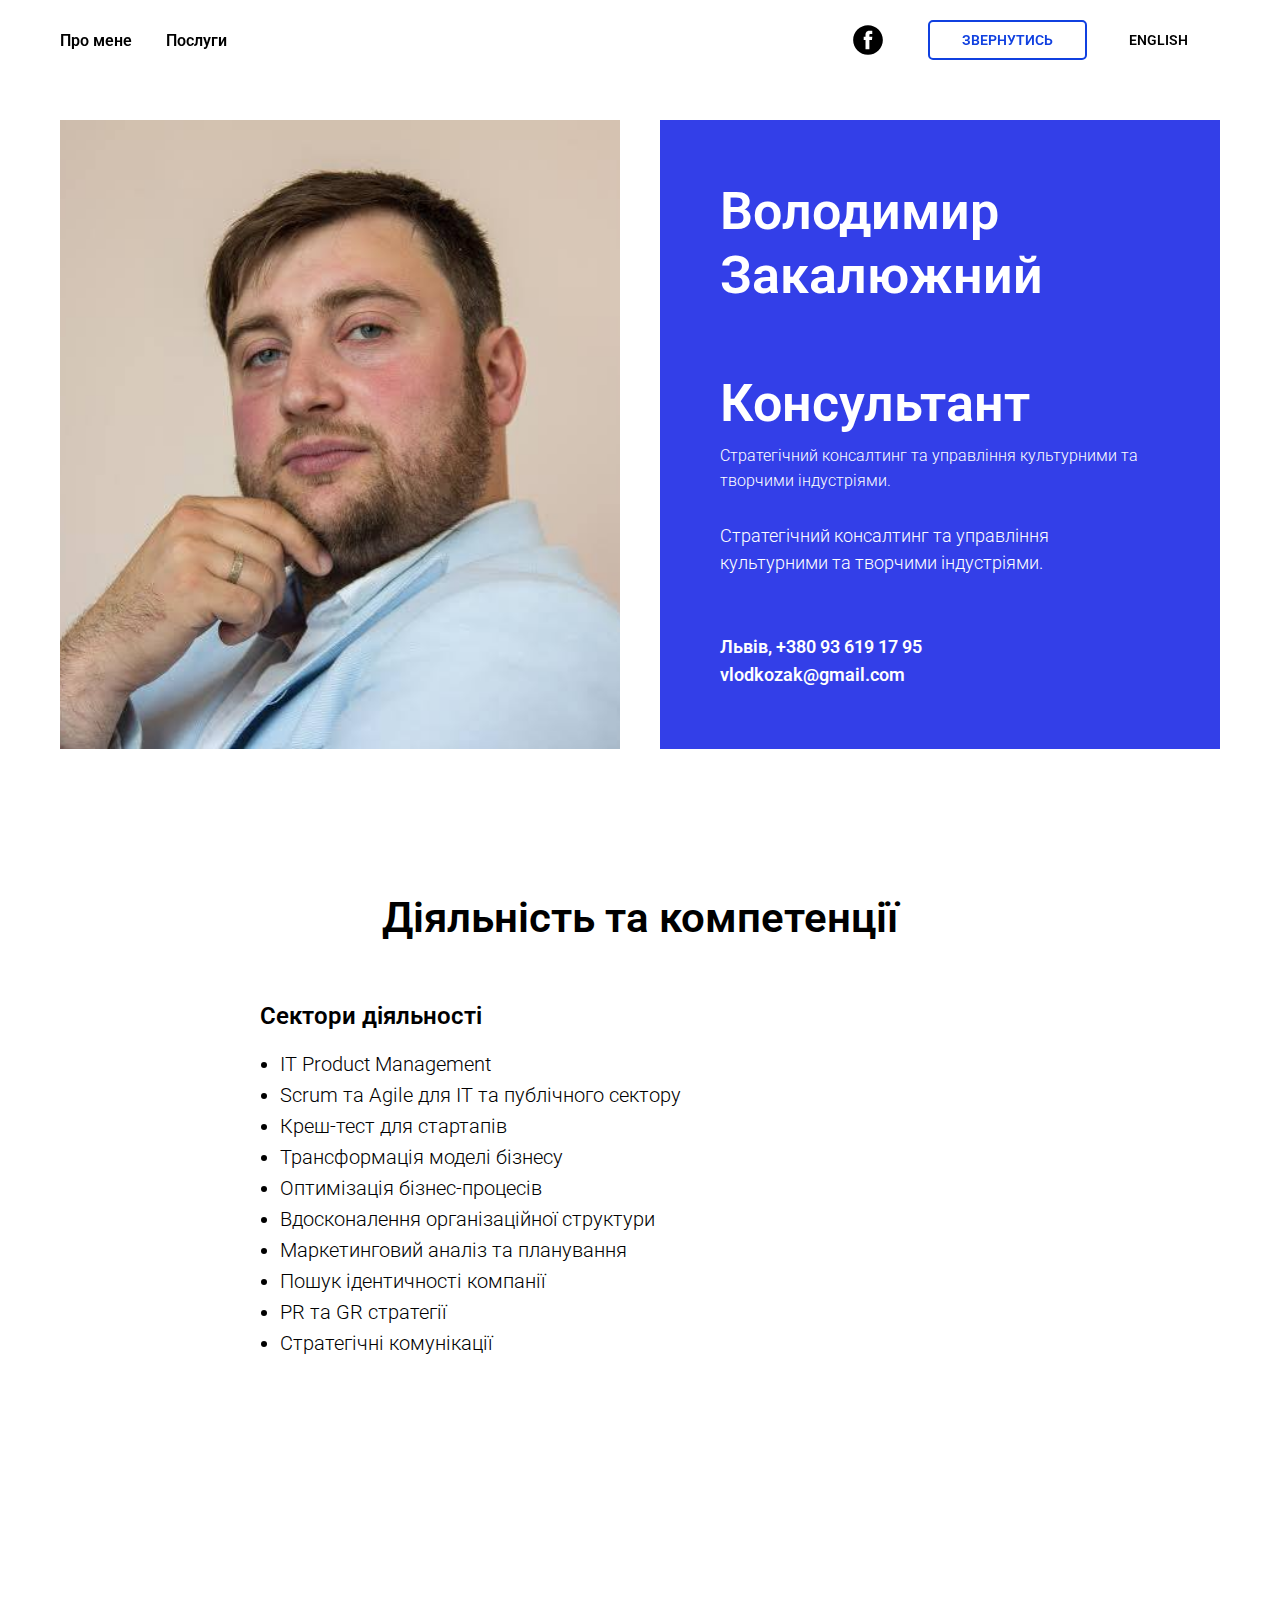
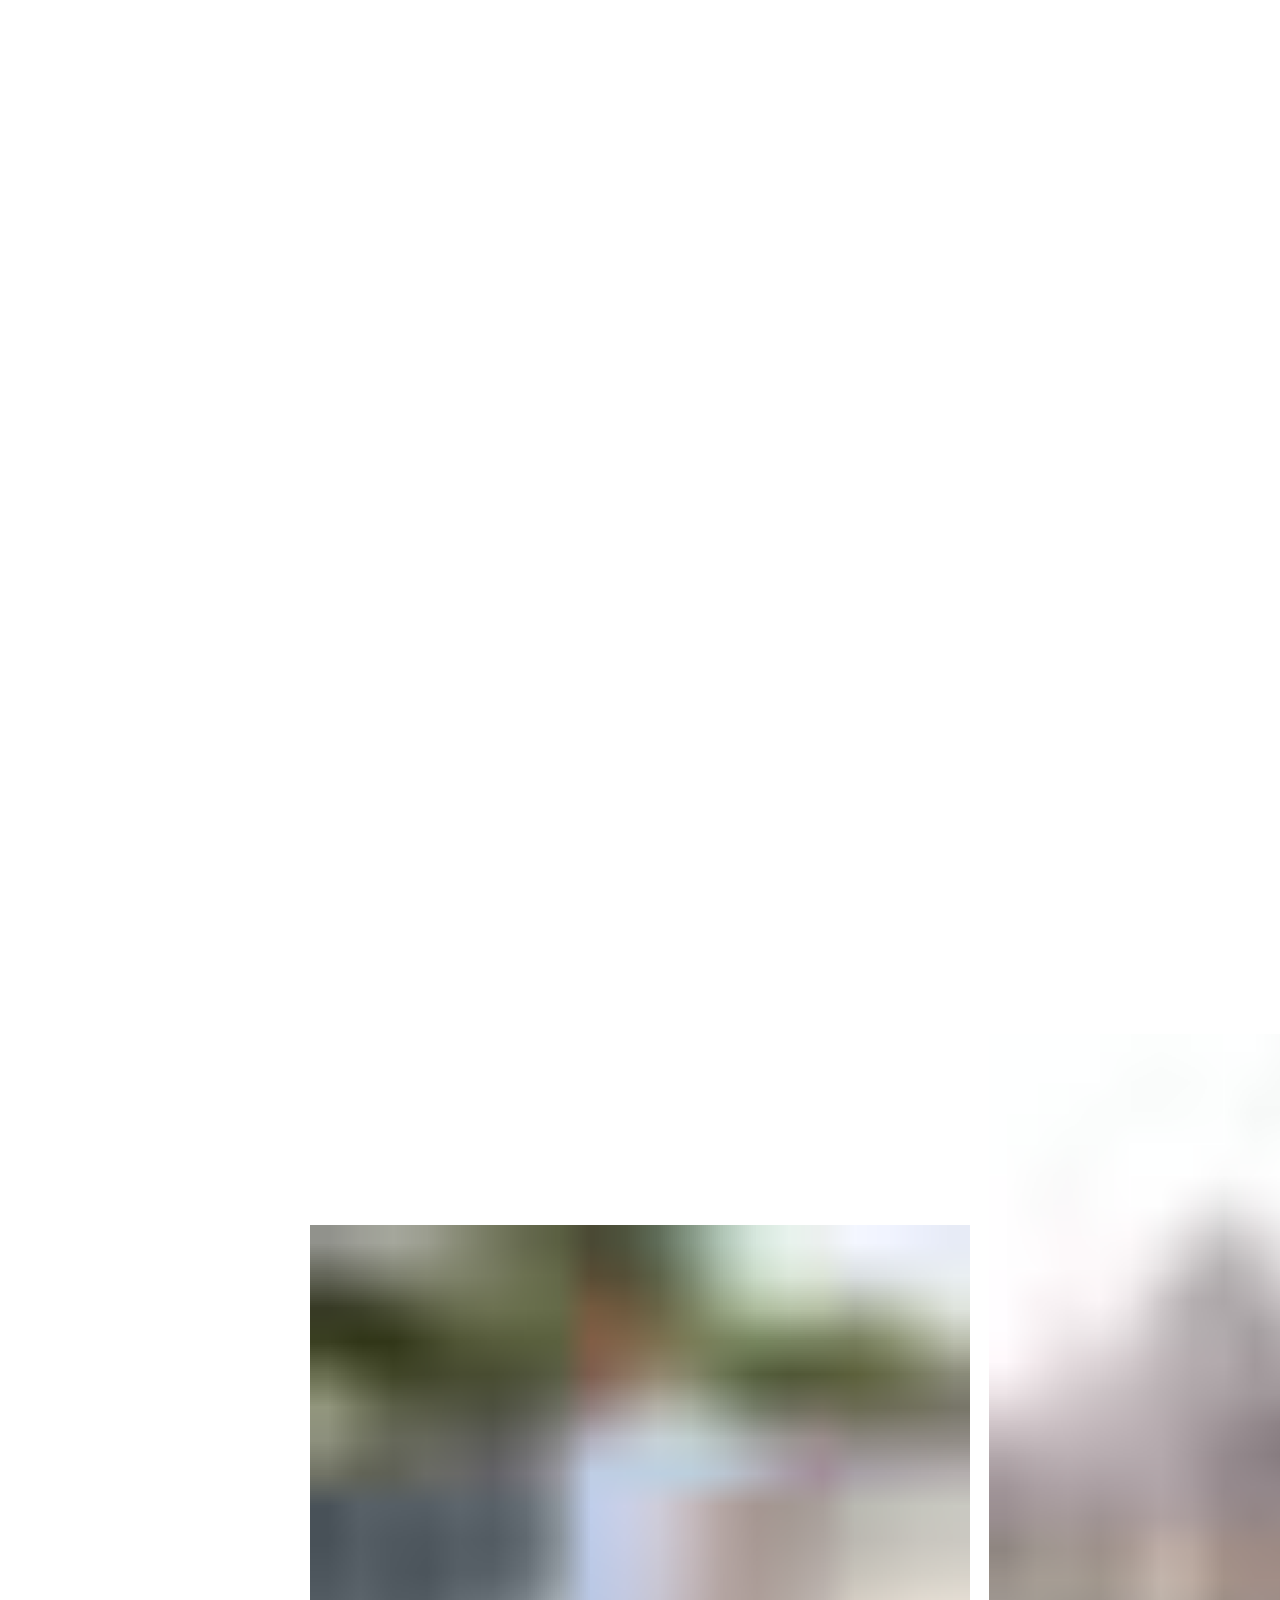
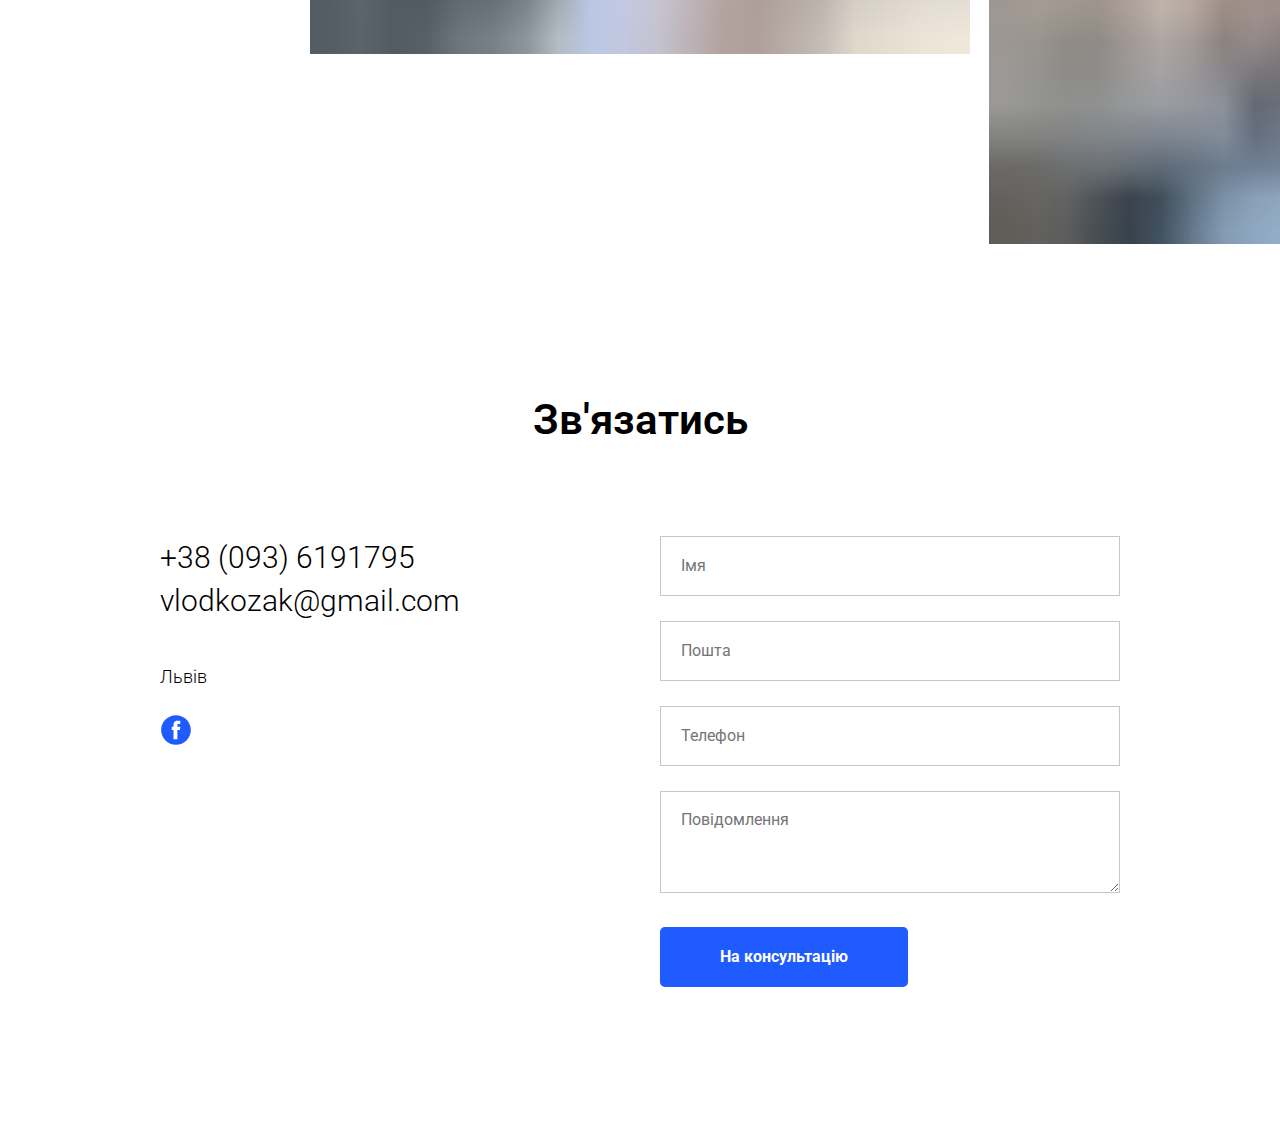
<file: index.html>
<!DOCTYPE html><html> <head><meta charset="utf-8" /><meta http-equiv="Content-Type" content="text/html; charset=utf-8" /><meta name="viewport" content="width=device-width, initial-scale=1.0" /> <!--metatextblock--><title>Володимир Закалюжний</title><meta property="og:url" content="https://volodymyrzakaliuzhyi.com" /><meta property="og:title" content="Володимир Закалюжний" /><meta property="og:description" content="Стратегічний консалтинг та управління культурними та творчими індустріями." /><meta property="og:type" content="website" /><meta property="og:image" content="images/tild3363-6662-4561-a366-636462396364__11206973_58838612463.jpg" /> <link rel="canonical" href="https://volodymyrzakaliuzhyi.com/"><!--/metatextblock--><meta property="fb:app_id" content="257953674358265" /><meta name="format-detection" content="telephone=no" /><meta http-equiv="x-dns-prefetch-control" content="on"><link rel="shortcut icon" href="images/tild3463-3636-4364-a362-326661623863__icons8-ios7-astrolog.ico" type="image/x-icon" /><!-- Assets --><link rel="stylesheet" href="css/tilda-grid-3.0.min.css" type="text/css" media="all" /><link rel="stylesheet" href="css/tilda-blocks-2.12.css?t=1561800950" type="text/css" media="all" /><link rel="stylesheet" href="css/tilda-animation-1.0.min.css" type="text/css" media="all" /><script src="js/jquery-1.10.2.min.js"></script><script src="js/tilda-scripts-2.8.min.js"></script><script src="js/tilda-blocks-2.7.js?t=1561800950"></script><script src="js/lazyload-1.3.min.js" charset="utf-8"></script><script src="js/tilda-animation-1.0.min.js" charset="utf-8"></script><script src="js/jquery.touchswipe.min.js" charset="utf-8"></script><script src="js/tilda-forms-1.0.min.js" charset="utf-8"></script><script type="text/javascript">window.dataLayer = window.dataLayer || [];</script><script type="text/javascript">if((/bot|google|yandex|baidu|bing|msn|duckduckbot|teoma|slurp|crawler|spider|robot|crawling|facebook/i.test(navigator.userAgent))===false && typeof(sessionStorage)!='undefined' && sessionStorage.getItem('visited')!=='y'){	var style=document.createElement('style');	style.type='text/css';	style.innerHTML='@media screen and (min-width: 980px) {.t-records {opacity: 0;}.t-records_animated {-webkit-transition: opacity ease-in-out .2s;-moz-transition: opacity ease-in-out .2s;-o-transition: opacity ease-in-out .2s;transition: opacity ease-in-out .2s;}.t-records.t-records_visible {opacity: 1;}}';	document.getElementsByTagName('head')[0].appendChild(style);	$(document).ready(function() { $('.t-records').addClass('t-records_animated'); setTimeout(function(){ $('.t-records').addClass('t-records_visible'); sessionStorage.setItem('visited','y'); },400);	});
}</script></head><body class="t-body" style="margin:0;"><!--allrecords--><div id="allrecords" class="t-records" data-hook="blocks-collection-content-node" data-tilda-project-id="1146870" data-tilda-page-id="5038265" data-tilda-formskey="24eb418689ad829b8a7dcfec2f47f78c" ><div id="rec91171801" class="r t-rec" style=" " data-animationappear="off" data-record-type="257" ><!-- T228 --><div id="nav91171801marker"></div><div id="nav91171801" class="t228 t228__positionfixed " style="background-color: rgba(255,255,255,1); box-shadow: 0px 1px 3px rgba(0,0,0,0.0);" data-bgcolor-hex="#ffffff" data-bgcolor-rgba="rgba(255,255,255,1)" data-navmarker="nav91171801marker" data-appearoffset="" data-bgopacity-two="" data-menushadow="0" data-bgopacity="1" data-menu-items-align="left" data-menu="yes"> <div class="t228__maincontainer t228__c12collumns" style=""> <div class="t228__padding40px"></div> <div class="t228__leftside"> </div> <div class="t228__centerside t228__menualign_left"> <div class="t228__centercontainer"> <ul class="t228__list "> <li class="t228__list_item"><a class="t-menu__link-item" href="/" style="color:#000000;font-weight:600;" data-menu-item-number="1">Про мене </a></li> <li class="t228__list_item"><a class="t-menu__link-item" href="#services" style="color:#000000;font-weight:600;" data-menu-item-number="2">Послуги</a></li> </ul> </div> </div> <div class="t228__rightside"> <div class="t228__rightcontainer"> <div class="t228__right_share_buttons t228__transp-white"> <script type="text/javascript" src="images/js__ya-share.js" charset="utf-8"></script> <div class="ya-share2" data-yashareL10n="en" data-services="facebook,twitter" data-counter=""></div> </div> <div class="t228__right_social_links"> <div class="t228__right_social_links_wrap"> <div class="t228__right_social_links_item"> <a href="https://www.facebook.com/zakaliuzhnyi" target="_blank"> <svg version="1.1" id="Layer_1" xmlns="http://www.w3.org/2000/svg" xmlns:xlink="http://www.w3.org/1999/xlink" x="0px" y="0px" width="30px" height="30px" viewBox="0 0 48 48" enable-background="new 0 0 48 48" xml:space="preserve"> <path d="M47.761,24c0,13.121-10.638,23.76-23.758,23.76C10.877,47.76,0.239,37.121,0.239,24c0-13.124,10.638-23.76,23.764-23.76 C37.123,0.24,47.761,10.876,47.761,24 M20.033,38.85H26.2V24.01h4.163l0.539-5.242H26.2v-3.083c0-1.156,0.769-1.427,1.308-1.427 h3.318V9.168L26.258,9.15c-5.072,0-6.225,3.796-6.225,6.224v3.394H17.1v5.242h2.933V38.85z"/> </svg> </a> </div> </div> </div> <div class="t228__right_buttons"> <div class="t228__right_buttons_wrap"> <div class="t228__right_buttons_but"><a href="#rec91171817" target="" class="t-btn " style="color:#1040e0;border:2px solid #1040e0;border-radius:5px; -moz-border-radius:5px; -webkit-border-radius:5px;font-weight:600;text-transform:uppercase;"><table style="width:100%; height:100%;"><tr><td>Звернутись</td></tr></table></a></div> <div class="t228__right_buttons_but"><a href="/eng" target="" class="t-btn " style="border-radius:5px; -moz-border-radius:5px; -webkit-border-radius:5px;font-weight:600;text-transform:uppercase;"><table style="width:100%; height:100%;"><tr><td>ENGLISH</td></tr></table></a></div> </div> </div> </div> </div> <div class="t228__padding40px"></div> </div></div><script type="text/javascript"> $(document).ready(function() { t228_highlight(); t228_checkAnchorLinks('91171801'); });
$(window).resize(function() { t228_setBg('91171801');
});
$(document).ready(function() { t228_setBg('91171801');
}); </script> <!--[if IE 8]><style>#rec91171801 .t228 { filter: progid:DXImageTransform.Microsoft.gradient(startColorStr='#D9ffffff', endColorstr='#D9ffffff');
}</style><![endif]--></div><div id="rec91171802" class="r t-rec t-rec_pt_120 t-rec_pb_0" style="padding-top:120px;padding-bottom:0px; " data-record-type="545" ><!-- T545 --><div style="width: 0; height: 0; overflow: hidden;"> <div class="t545__sizer t-col t-col_6" data-auto-correct-mobile-width="false" style="height:560px;"></div></div><div class="t545"> <div class="t-container" data-height="560"> <div class="t545__top t545__col t-col t-col_6 "> <div class="t545__blockimg t-bgimg" bgimgfield="img" data-original="images/tild3530-6530-4066-b437-363134306662__11206973_58838612463.jpg" style="background-image:url('images/tild3530-6530-4066-b437-363134306662__-__resizeb__20x__11206973_58838612463.jpg'); height:560px;"></div> </div> <div class="t-col t545__col t-col_6 "> <div class="t545__textwrapper t-align_left" style="background-color: #333fe8;"> <div class="t545__content t-valign_middle"> <div class="t545__box"><div class="t545__title t-heading t-heading_xs " field="title" style="color:#ffffff;font-size:52px;">Володимир Закалюжний<br /><br />Консультант<br /></div> <div class="t545__descr t-descr t-descr_xs " field="descr" style="color:#ffffff;">Стратегічний консалтинг та управління культурними та творчими індустріями.<br /></div> <div class="t545__text t-text t-text_sm " field="text" style="color:#ffffff;">Стратегічний консалтинг та управління культурними та творчими індустріями. <br /><br /><br /><span style="font-weight: 600;">Львів, +380 93 619 17 95<br />vlodkozak@gmail.com</span><br /></div> </div> </div> </div> </div> </div></div><script type="text/javascript"> $(window).resize(function() {	var t545_doResize = $('#rec91171802').data('resize-timeout'); if (t545_doResize) {clearTimeout(t545_doResize)}; t545_doResize = setTimeout(function() { t545_setHeight('91171802'); }, 500); $('#rec91171802').data('resize-timeout', t545_doResize);	}); $(document).ready(function() { setTimeout(function(){ t545_setHeight('91171802'); }, 50); }); $('.t545').bind('displayChanged',function(){ t545_setHeight('91171802'); }); </script></div><div id="rec91171804" class="r t-rec t-rec_pt_135 t-rec_pb_45" style="padding-top:135px;padding-bottom:45px; " data-record-type="30" ><!-- T015 --><div class="t015"> <div class="t-container t-align_center"> <div class="t-col t-col_10 t-prefix_1"> <div class="t015__title t-title t-title_lg" field="title" style="font-size:42px;">Діяльність та компетенції</div> </div> </div></div></div><div id="rec97121269" class="r t-rec" style=" " data-record-type="215" ><a name="services" style="font-size:0;"></a></div><div id="rec91171806" class="r t-rec t-rec_pt_0 t-rec_pb_15" style="padding-top:0px;padding-bottom:15px; " data-record-type="356" ><!-- T356 --><div class="t356"><div class="t-container "> <div class="t-col t-col_8 t-prefix_2"><div field="title" class="t356__title t-name t-name_xl" style="">Сектори діяльності</div><div field="text" class="t356__text t-text t-text_md" style=""><ul><li>IT Product Management</li><li>Scrum та Agile для IT та публічного сектору</li><li>Креш-тест для стартапів</li><li>Трансформація моделі бізнесу</li><li>Оптимізація бізнес-процесів</li><li>Вдосконалення організаційної структури</li><li>Маркетинговий аналіз та планування</li><li>Пошук ідентичності компанії</li><li>PR та GR стратегії</li><li>Стратегічні комунікації</li></ul></div></div></div></div></div><div id="rec91171808" class="r t-rec t-rec_pt_0 t-rec_pb_105" style="padding-top:0px;padding-bottom:105px; " data-record-type="356" ><!-- T356 --><div class="t356"><div class="t-container "> <div class="t-col t-col_8 t-prefix_2"><div field="title" class="t356__title t-name t-name_xl" style="">Ключові компетенції</div><div field="text" class="t356__text t-text t-text_md" style=""><ul> <li> Розвиток людського капіталу </li> <li> Туристична інфраструктура та маркетинг територій </li> <li> Програми корпоративної соціальної відповідальності </li> <li> Розвиток інфраструктури креативних індустрій </li> </ul></div></div></div></div></div><div id="rec91171809" class="r t-rec t-rec_pt_0 t-rec_pb_90" style="padding-top:0px;padding-bottom:90px; " data-record-type="191" ><!-- T142 --><div class="t142"><div class="t-container_100"> <div class="t142__wrapone"><div class="t142__wraptwo"> <a href="#rec91171817" target="" class=""><div class="t-btn t142__submit " style="color:#ffffff;background-color:#0011ff;border-radius:5px; -moz-border-radius:5px; -webkit-border-radius:5px;" >На консультацію</div></a> </div> </div></div></div><script type="text/javascript"> $(document).ready(function() { t142_checkSize('91171809'); }); $(window).load(function() { t142_checkSize('91171809'); });</script><style>#rec91171809 .t-btn[data-btneffects-first],
#rec91171809 .t-btn[data-btneffects-second],
#rec91171809 .t-submit[data-btneffects-first],
#rec91171809 .t-submit[data-btneffects-second] {	position: relative; overflow: hidden; -webkit-transform: translate3d(0,0,0); transform: translate3d(0,0,0);
}</style><script type="text/javascript">$(document).ready(function() {
});</script></div><div id="rec103502059" class="r t-rec t-rec_pt_75 t-rec_pb_75" style="padding-top:75px;padding-bottom:75px; " data-record-type="594" ><!-- t594 --><div class="t594"><div class="t-section__container t-container"><div class="t-col t-col_12"><div class="t-section__topwrapper t-align_center"><div class="t-section__title t-title t-title_xs" field="btitle">ЗМІ про мене</div></div></div></div><div class="t594__container t-container"> <div class="t-col t594__item t594__item_4-in-row"> <a class="t594__linkwrapper" href="https://ain.ua/2016/09/11/lvovskie-razrabotchiki-zapustili-internet-magazin-v-kotorom-tovar-mozhno-vyigrat-v-lotereyu/" target="_blank"> <img src="images/tild6562-6530-4861-b864-613833373765__logo.svg" class="t594__img t-img " imgfield="li_img__1481203544538" style="max-width:160px;" /> </a> </div> <div class="t-col t594__item t594__item_4-in-row"> <a class="t594__linkwrapper" href="http://www.uamarket.info/otrkylsja-internet-magazin-lotereja/" target="_blank"> <img src="images/tild6461-3937-4264-b535-326436623839__-__empty__logo-uamarket-2017.png" data-original="images/tild6461-3937-4264-b535-326436623839__logo-uamarket-2017.png" class="t594__img t-img " imgfield="li_img__1481205129244" style="max-width:160px;" /> </a> </div> <div class="t-col t594__item t594__item_4-in-row"> <a class="t594__linkwrapper" href="https://dou.ua/lenta/articles/public-activity/" target="_blank"> <img src="images/tild6231-3530-4839-a237-326361646231__-__empty__dou-logo.png" data-original="images/tild6231-3530-4839-a237-326361646231__dou-logo.png" class="t594__img t-img " imgfield="li_img__1481205877302" style="max-width:160px;" /> </a> </div> <div class="t-col t594__item t594__item_4-in-row"> <a class="t594__linkwrapper" href="https://tyzhden.ua/Publication/4611" target="_blank"> <img src="images/tild6431-6636-4965-a466-656363383738__-__empty__noroot.png" data-original="images/tild6431-6636-4965-a466-656363383738__noroot.png" class="t594__img t-img " imgfield="li_img__1481205879887" style="max-width:160px;" /> </a> </div> <div class="t-col t594__item t594__item_4-in-row"> <a class="t594__linkwrapper" href="https://life.pravda.com.ua/society/2009/10/26/29314" target="_blank"> <img src="images/tild6462-3535-4361-b139-633131336538__-__empty__noroot.jpg" data-original="images/tild6462-3535-4361-b139-633131336538__noroot.jpg" class="t594__img t-img " imgfield="li_img__1481205139575" style="max-width:160px;" /> </a> </div> <div class="t-col t594__item t594__item_4-in-row"> <a class="t594__linkwrapper" href="http://old.stalo.delo.ua/uchasnyki/top-50-urbo.html" target="_blank"> <img src="images/tild3832-6531-4561-a265-333538353435__-__empty__logo.png" data-original="images/tild3832-6531-4561-a265-333538353435__logo.png" class="t594__img t-img " imgfield="li_img__1481205160378" style="max-width:160px;" /> </a> </div> <div class="t-col t594__item t594__item_4-in-row"> <a class="t594__linkwrapper" href="https://www.dw.com/uk/%D0%BB%D1%8C%D0%B2%D1%96%D0%B2-%D0%B1%D0%BE%D1%80%D0%B5%D1%82%D1%8C%D1%81%D1%8F-%D0%B7%D0%B0-%D1%96%D0%BD%D0%BE%D0%B7%D0%B5%D0%BC%D0%BD%D0%BE%D0%B3%D0%BE-%D1%82%D1%83%D1%80%D0%B8%D1%81%D1%82%D0%B0/a-19286143" target="_blank"> <img src="images/tild3461-3164-4338-b932-373432356539__-__empty__noroot.png" data-original="images/tild3461-3164-4338-b932-373432356539__noroot.png" class="t594__img t-img " imgfield="li_img__1481205874086" style="max-width:160px;" /> </a> </div> <div class="t-col t594__item t594__item_4-in-row"> <a class="t594__linkwrapper" href="http://citysite.lviv.ua/news-society/2016/05/27/chim-zajmayutsya-turisti-u-lvov%D1%96/" target="_blank"> <img src="images/tild6238-3131-4465-a236-343364653833__-__empty__lvov_logo.png" data-original="images/tild6238-3131-4465-a236-343364653833__lvov_logo.png" class="t594__img t-img " imgfield="li_img__1481205138080" style="max-width:160px;" /> </a> </div> <div class="t-col t594__item t594__item_4-in-row"> <a class="t594__linkwrapper" href="https://ipress.ua/news/ukrainski_girskolyzhni_kurorty_zagovoryly_rosiyskoyu_13802.html" target="_blank"> <img src="images/tild3366-6434-4132-b133-303136326635__-__empty__logo.gif" data-original="images/tild3366-6434-4132-b133-303136326635__logo.gif" class="t594__img t-img " imgfield="li_img__1481205740884" style="max-width:160px;" /> </a> </div> <div class="t-col t594__item t594__item_4-in-row"> <a class="t594__linkwrapper" href="https://www.dw.com/uk/%D1%8F%D0%BA-%D1%80%D1%8F%D1%82%D1%83%D0%B2%D0%B0%D1%82%D0%B8-%D0%BF%D0%B0%D0%BC%D1%8F%D1%82%D0%BA%D0%B8-%D0%BA%D0%BE%D0%BB%D0%B8-%D0%B4%D0%B5%D1%80%D0%B6%D0%B0%D0%B2%D0%B0-%D0%BD%D0%B5-%D0%B4%D0%B0%D1%94-%D0%B3%D1%80%D0%BE%D1%88%D0%B5%D0%B9/a-16765444" target="_blank"> <img src="images/tild6636-3035-4531-b163-386235366237__-__empty__deutsche_welle.jpg" data-original="images/tild6636-3035-4531-b163-386235366237__deutsche_welle.jpg" class="t594__img t-img " imgfield="li_img__1481270480066" style="max-width:160px;" /> </a> </div> <div class="t-col t594__item t594__item_4-in-row"> <a class="t594__linkwrapper" href="https://www.archilovers.com/projects/179462/architectural-concept-and-design-idea.html" target="_blank"> <img src="images/tild6262-3630-4134-a238-333730336665__-__empty__logo-archilovers.png" data-original="images/tild6262-3630-4134-a238-333730336665__logo-archilovers.png" class="t594__img t-img " imgfield="li_img__1557263391426" style="max-width:160px;" /> </a> </div> </div></div></div><div id="rec97110803" class="r t-rec" style="background-color:#ffffff; " data-animationappear="off" data-record-type="418" data-bg-color="#ffffff"><!-- T418 --><div class="t418"> <div style="width: 0; height: 0; overflow: hidden;"> <div class="t418__height t-width t-width_7" data-auto-correct-mobile-width="false" style="height:90vh;"></div> </div> <div class="t418__gallery"> <div class="t-container_100"> <div class="t418__wrapper t-width t-width_7"> <div class="t418__slider t-width t-width_7 t418__checksize" style="height: 90vh;"> <ul class="t418__slidecontainer" data-auto-correct-mobile-width="false"> <li class="t418__item t-width t-width_7" itemscope itemtype="http://schema.org/ImageObject"> <div class="t418__img t-bgimg" bgimgfield="gi_img__0" data-original="images/tild3839-3434-4235-a138-623033643062__vlodko_stalo.jpg" style="background-image: url('images/tild3839-3434-4235-a138-623033643062__-__resizeb__20x__vlodko_stalo.jpg');"><meta itemprop="image" content="images/tild3839-3434-4235-a138-623033643062__vlodko_stalo.jpg"></div> </li> <li class="t418__item t-width t-width_7" itemscope itemtype="http://schema.org/ImageObject"> <div class="t418__img t-bgimg" bgimgfield="gi_img__1" data-original="images/tild3138-3132-4735-b662-653239303338__52902748_10157189146.jpg" style="background-image: url('images/tild3138-3132-4735-b662-653239303338__-__resizeb__20x__52902748_10157189146.jpg');"><meta itemprop="image" content="images/tild3138-3132-4735-b662-653239303338__52902748_10157189146.jpg"></div> </li> <li class="t418__item t-width t-width_7" itemscope itemtype="http://schema.org/ImageObject"> <div class="t418__img t-bgimg" bgimgfield="gi_img__2" data-original="images/tild3935-3837-4662-b439-363565396462__53052558_10156727899.jpg" style="background-image: url('images/tild3935-3837-4662-b439-363565396462__-__resizeb__20x__53052558_10156727899.jpg');"><meta itemprop="image" content="images/tild3935-3837-4662-b439-363565396462__53052558_10156727899.jpg"></div> </li> <li class="t418__item t-width t-width_7" itemscope itemtype="http://schema.org/ImageObject"> <div class="t418__img t-bgimg" bgimgfield="gi_img__3" data-original="images/tild3336-3066-4232-b838-303238656463__52835978_10157180903.jpg" style="background-image: url('images/tild3336-3066-4232-b838-303238656463__-__resizeb__20x__52835978_10157180903.jpg');"><meta itemprop="image" content="images/tild3336-3066-4232-b838-303238656463__52835978_10157180903.jpg"></div> </li> <li class="t418__item t-width t-width_7" itemscope itemtype="http://schema.org/ImageObject"> <div class="t418__img t-bgimg" bgimgfield="gi_img__4" data-original="images/tild6566-3836-4461-a139-333861666632__img_0408.jpg" style="background-image: url('images/tild6566-3836-4461-a139-333861666632__-__resizeb__20x__IMG_0408.JPG');"><meta itemprop="image" content="images/tild6566-3836-4461-a139-333861666632__img_0408.jpg"></div> </li> <li class="t418__item t-width t-width_7" itemscope itemtype="http://schema.org/ImageObject"> <div class="t418__img t-bgimg" bgimgfield="gi_img__5" data-original="images/tild3930-3630-4535-b266-346363666366__img_0409.jpg" style="background-image: url('images/tild3930-3630-4535-b266-346363666366__-__resizeb__20x__IMG_0409.JPG');"><meta itemprop="image" content="images/tild3930-3630-4535-b266-346363666366__img_0409.jpg"></div> </li> </ul> </div> </div> </div> <div class="t418__next t418__control"></div> <div class="t418__previous t418__control"></div> </div></div><script type="text/javascript">$(document).ready(function(){ t418_checkSize('97110803'); t418_init('97110803');
});
$(window).resize(function() { t418_checkSize('97110803');
});
var fireRefreshEventOnWindow = function () { var evt = document.createEvent("HTMLEvents"); evt.initEvent('resize', true, false); window.dispatchEvent(evt); };
$('.t418').bind('displayChanged',function(){ fireRefreshEventOnWindow();
});</script> </div><div id="rec97121681" class="r t-rec" style=" " data-record-type="215" ><a name="details" style="font-size:0;"></a></div><div id="rec91171817" class="r t-rec t-rec_pt_150 t-rec_pb_150" style="padding-top:150px;padding-bottom:150px; " data-animationappear="off" data-record-type="718" ><!-- t718 --><div class="t718"> <div class="t-section__container t-container"><div class="t-col t-col_12"><div class="t-section__topwrapper t-align_center"><div class="t-section__title t-title t-title_xs" field="btitle">Зв'язатись</div></div></div></div> <div class="t-container"> <div class="t-col t-col_5 t-prefix_1"> <div class="t718__contentbox" style="height:;"> <div class="t718__contentwrapper"> <div class="t718__contacts t-text t-descr_xxxl" style="" field="text">+38 (093) 6191795 <br />vlodkozak@gmail.com</div> <div class="t718__address t-text t-text_sm" style="" field="text2">Львів</div> <div class="t-sociallinks"> <div class="t-sociallinks__wrapper"> <div class="t-sociallinks__item"> <a href="https://www.facebook.com/zakaliuzhnyi" target="_blank"> <svg class="t-sociallinks__svg" version="1.1" id="Layer_1" xmlns="http://www.w3.org/2000/svg" xmlns:xlink="http://www.w3.org/1999/xlink" x="0px" y="0px" width="30px" height="30px" viewBox="0 0 48 48" enable-background="new 0 0 48 48" xml:space="preserve"><desc>Facebook</desc><path style="fill:#1f5bff;" d="M47.761,24c0,13.121-10.638,23.76-23.758,23.76C10.877,47.76,0.239,37.121,0.239,24c0-13.124,10.638-23.76,23.764-23.76C37.123,0.24,47.761,10.876,47.761,24 M20.033,38.85H26.2V24.01h4.163l0.539-5.242H26.2v-3.083c0-1.156,0.769-1.427,1.308-1.427h3.318V9.168L26.258,9.15c-5.072,0-6.225,3.796-6.225,6.224v3.394H17.1v5.242h2.933V38.85z"/></svg> </a> </div> </div></div> </div> </div> </div> <div class="t-col t-col_5 "> <form id="form91171817" name='form91171817' role="form" action='' method='POST' data-formactiontype="2" data-inputbox=".t-input-group" class="t-form js-form-proccess t-form_inputs-total_4 " data-success-callback="t718_onSuccess" > <input type="hidden" name="formservices[]" value="40dac37f9cc06e467027d09a4b9fabb6" class="js-formaction-services"> <div class="js-successbox t-form__successbox t-text t-text_md" style="display:none;">Дякую. Я зв'яжуся з вами.</div> <div class="t-form__inputsbox"> <div class="t-input-group t-input-group_nm" data-input-lid="1496238230199"> <div class="t-input-block"> <input type="text" name="Name" class="t-input js-tilda-rule " value="" placeholder="Імя" data-tilda-rule="name" style=" border:1px solid #c7c7c7; "> <div class="t-input-error"></div> </div> </div> <div class="t-input-group t-input-group_em" data-input-lid="1496238250184"> <div class="t-input-block"> <input type="text" name="Email" class="t-input js-tilda-rule " value="" placeholder="Пошта" data-tilda-rule="email" style=" border:1px solid #c7c7c7; "> <div class="t-input-error"></div> </div> </div> <div class="t-input-group t-input-group_ph" data-input-lid="1496238259342"> <div class="t-input-block"> <input type="tel" name="Phone" class="t-input js-tilda-rule " value="" placeholder="Телефон" data-tilda-rule="phone" pattern="[0-9]*" style=" border:1px solid #c7c7c7; "> <div class="t-input-error"></div> </div> </div> <div class="t-input-group t-input-group_ta" data-input-lid="1561799878163"> <div class="t-input-block"> <textarea name="message" class="t-input js-tilda-rule " placeholder="Повідомлення" style=" border:1px solid #c7c7c7; height:102px" rows="3"></textarea> <div class="t-input-error"></div> </div> </div><div class="t-form__errorbox-middle"> <div class="js-errorbox-all t-form__errorbox-wrapper" style="display:none;"> <div class="t-form__errorbox-text t-text t-text_md"> <p class="t-form__errorbox-item js-rule-error js-rule-error-all"></p> <p class="t-form__errorbox-item js-rule-error js-rule-error-req"></p> <p class="t-form__errorbox-item js-rule-error js-rule-error-email"></p> <p class="t-form__errorbox-item js-rule-error js-rule-error-name"></p> <p class="t-form__errorbox-item js-rule-error js-rule-error-phone"></p> <p class="t-form__errorbox-item js-rule-error js-rule-error-minlength"></p> <p class="t-form__errorbox-item js-rule-error js-rule-error-string"></p> </div> </div></div> <div class="t-form__submit"> <button type="submit" class="t-submit" style="color:#ffffff;background-color:#1f5bff;border-radius:5px; -moz-border-radius:5px; -webkit-border-radius:5px;" >На консультацію</button> </div> </div> <div class="t-form__errorbox-bottom"> <div class="js-errorbox-all t-form__errorbox-wrapper" style="display:none;"> <div class="t-form__errorbox-text t-text t-text_md"> <p class="t-form__errorbox-item js-rule-error js-rule-error-all"></p> <p class="t-form__errorbox-item js-rule-error js-rule-error-req"></p> <p class="t-form__errorbox-item js-rule-error js-rule-error-email"></p> <p class="t-form__errorbox-item js-rule-error js-rule-error-name"></p> <p class="t-form__errorbox-item js-rule-error js-rule-error-phone"></p> <p class="t-form__errorbox-item js-rule-error js-rule-error-minlength"></p> <p class="t-form__errorbox-item js-rule-error js-rule-error-string"></p> </div> </div> </div> </form> </div> </div></div> </div></div><!--/allrecords--><!-- Stat --><script type="text/javascript">if (! window.mainTracker) { window.mainTracker = 'tilda'; }	(function (d, w, k, o, g) { var n=d.getElementsByTagName(o)[0],s=d.createElement(o),f=function(){n.parentNode.insertBefore(s,n);}; s.type = "text/javascript"; s.async = true; s.key = k; s.id = "tildastatscript"; s.src=g; if (w.opera=="[object Opera]") {d.addEventListener("DOMContentLoaded", f, false);} else { f(); } })(document, window, '642ab143e98263e7bb45515b45dd6cd6','script','https://stat.tildacdn.com/js/tildastat-0.2.min.js');</script></body></html>
</file>
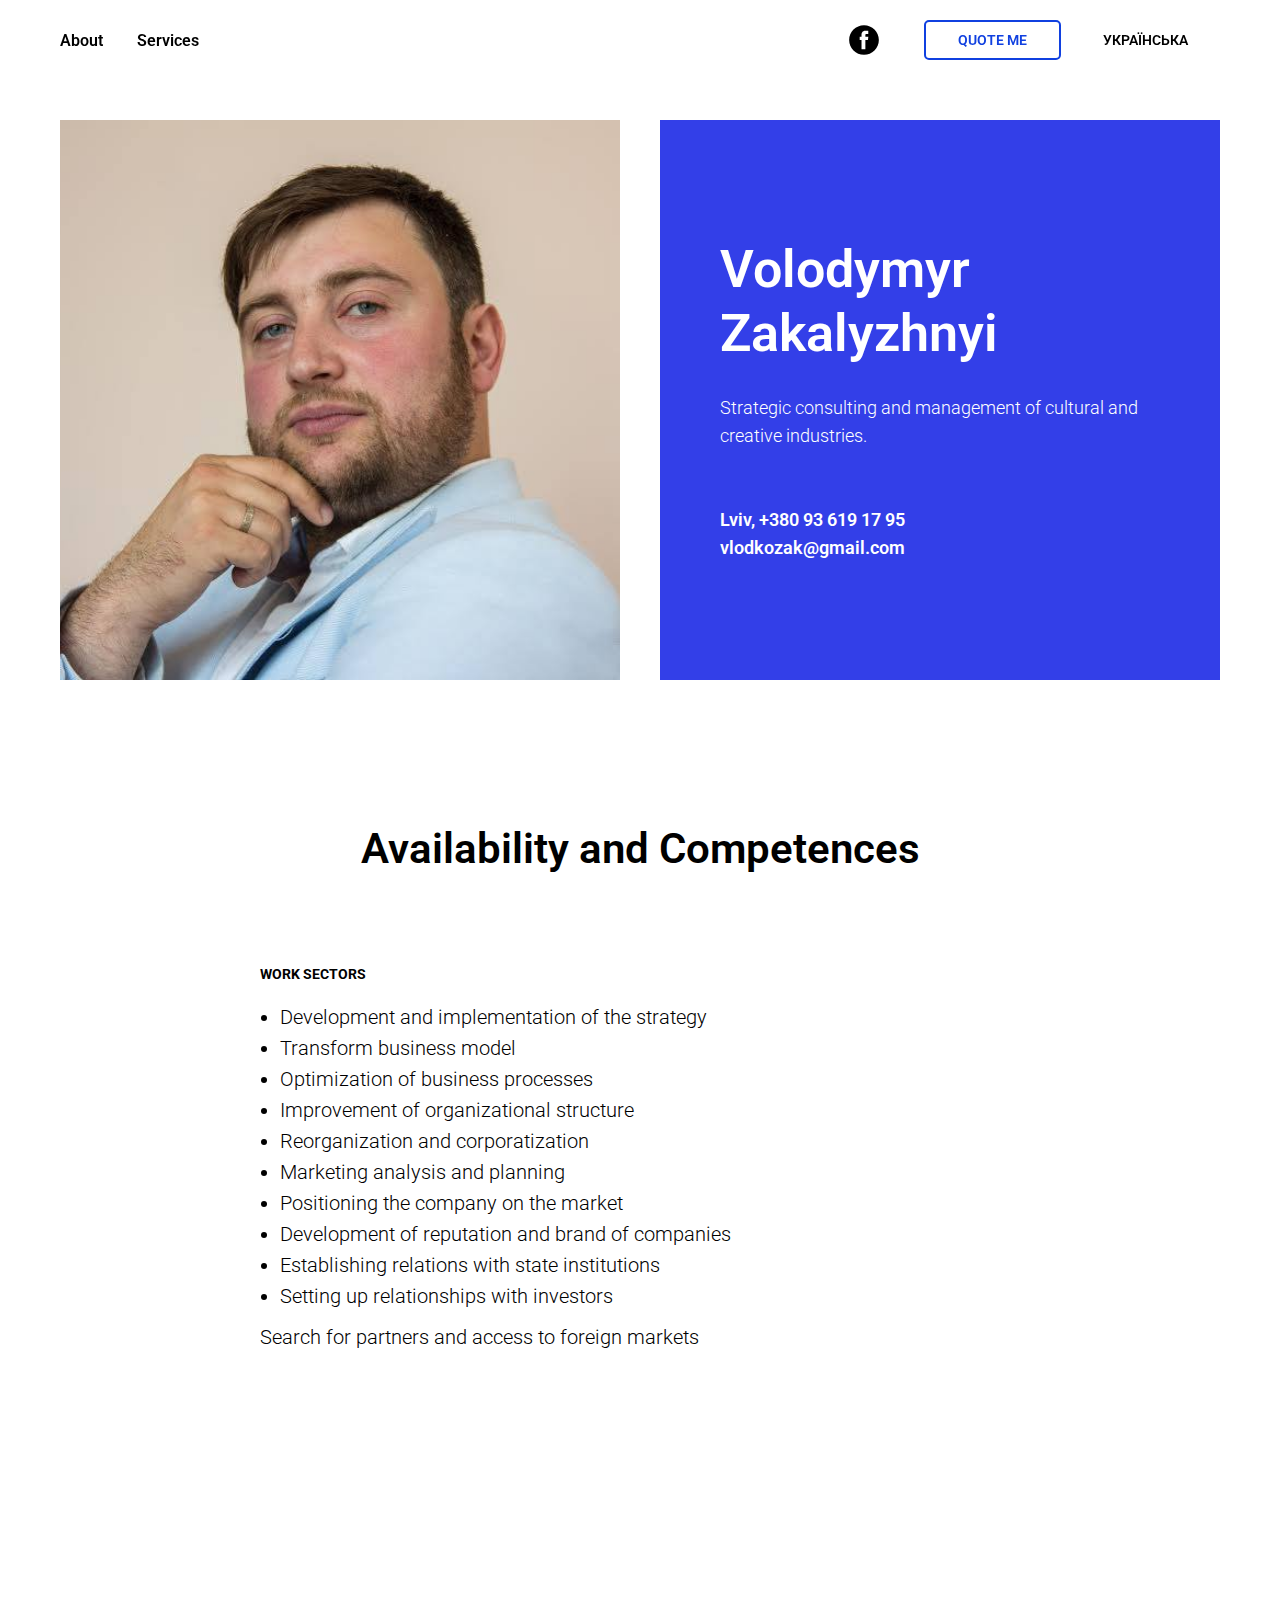
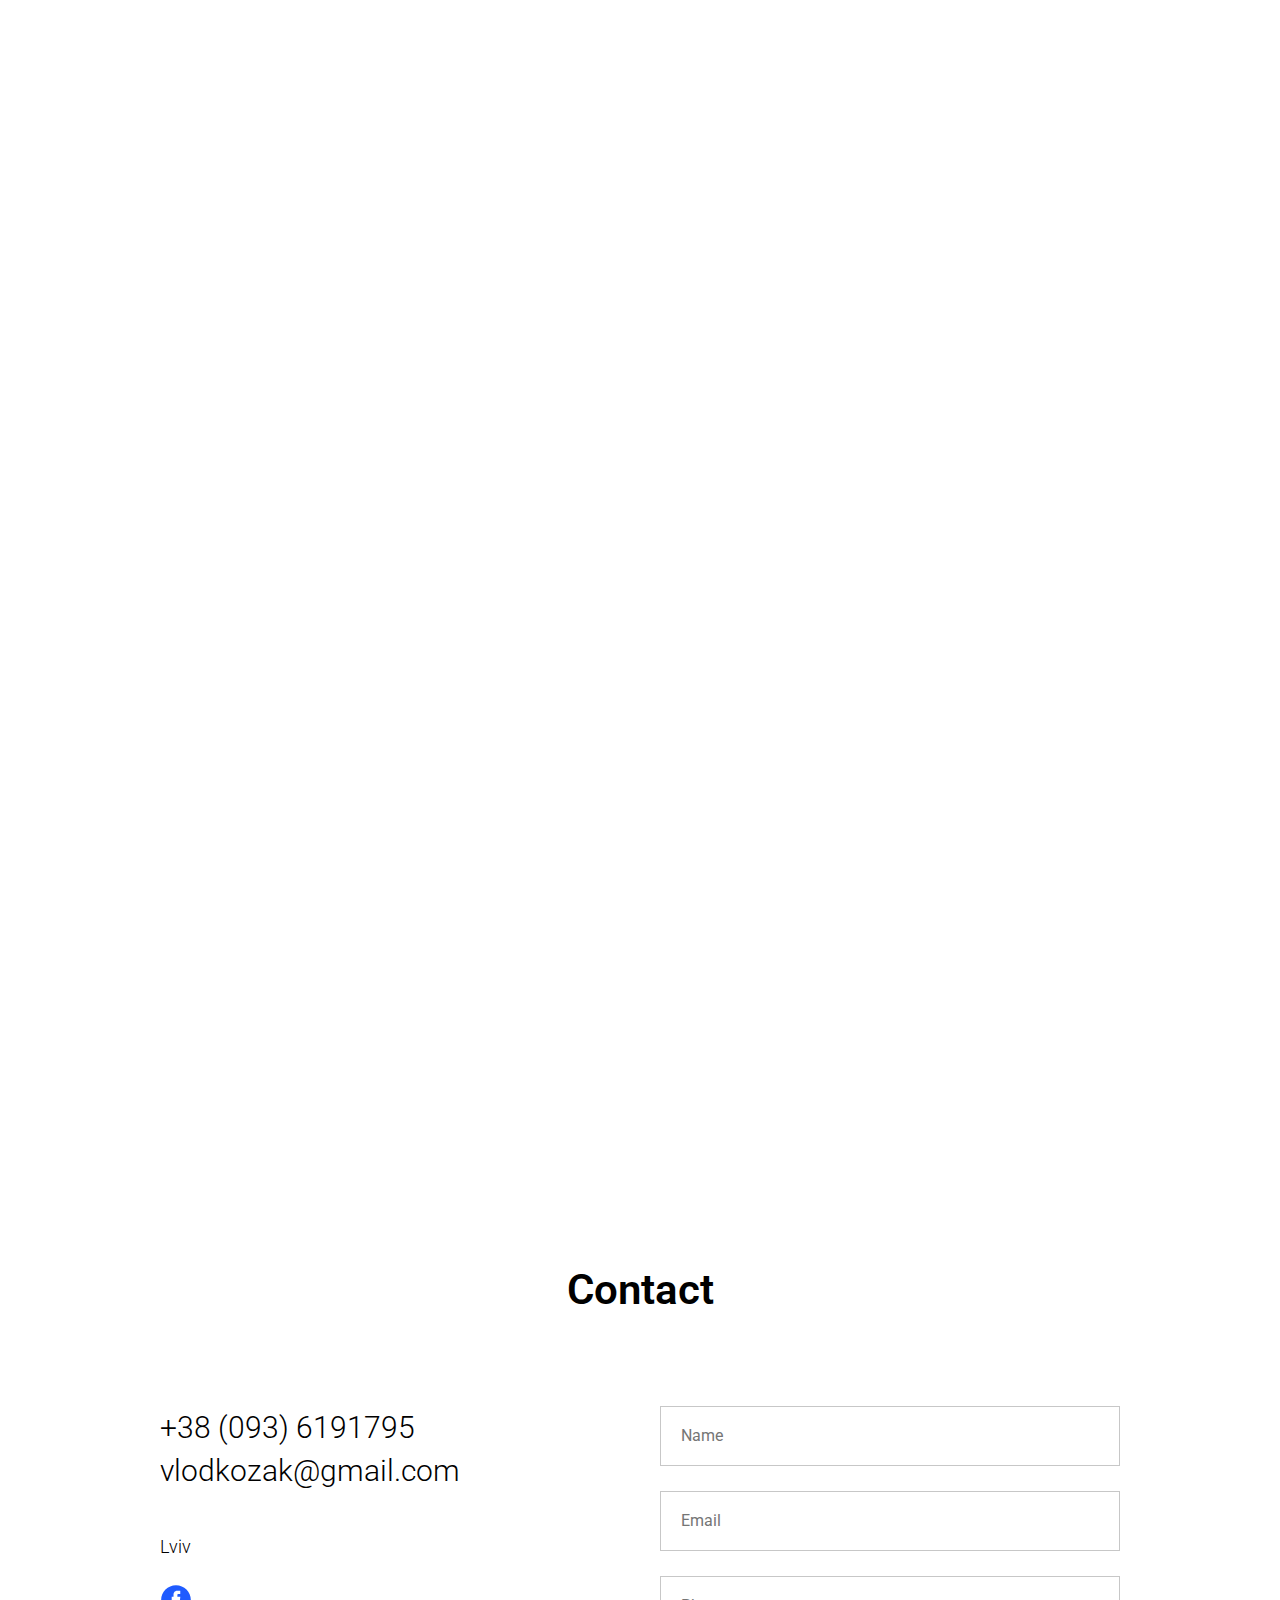
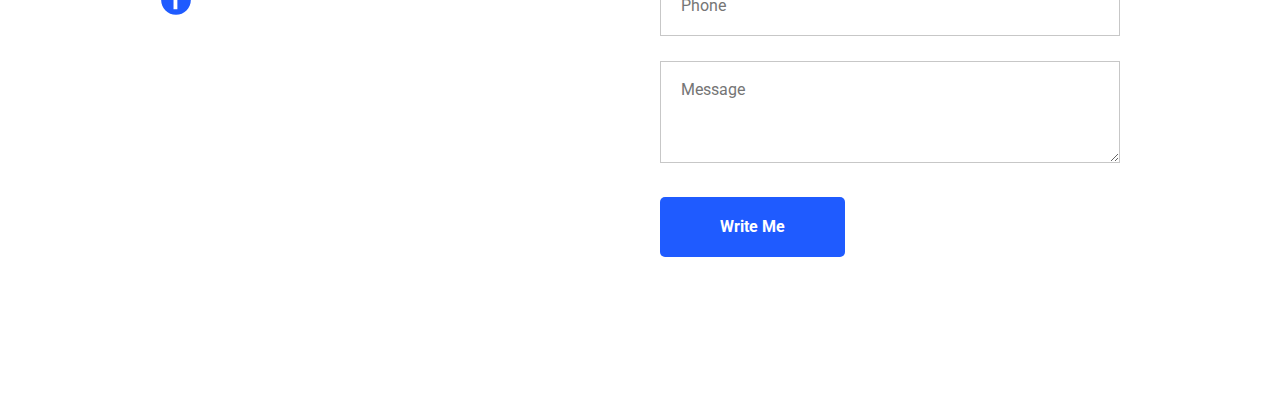
<file: eng.html>
<!DOCTYPE html><html> <head><meta charset="utf-8" /><meta http-equiv="Content-Type" content="text/html; charset=utf-8" /><meta name="viewport" content="width=device-width, initial-scale=1.0" /> <!--metatextblock--><title>Vlodko Consulting</title><meta name="description" content="Strategic consulting and management of cultural and creative industries." /><meta property="og:url" content="https://volodymyrzakaliuzhyi.com/eng" /><meta property="og:title" content="Vlodko Consulting" /><meta property="og:description" content="Стратегічний консалтинг та управління культурними та творчими індустріями." /><meta property="og:type" content="website" /><meta property="og:image" content="images/tild3363-6662-4561-a366-636462396364__11206973_58838612463.jpg" /> <link rel="canonical" href="https://volodymyrzakaliuzhyi.com/eng"><!--/metatextblock--><meta property="fb:app_id" content="257953674358265" /><meta name="format-detection" content="telephone=no" /><meta http-equiv="x-dns-prefetch-control" content="on"><link rel="shortcut icon" href="images/tild3463-3636-4364-a362-326661623863__icons8-ios7-astrolog.ico" type="image/x-icon" /><!-- Assets --><link rel="stylesheet" href="css/tilda-grid-3.0.min.css" type="text/css" media="all" /><link rel="stylesheet" href="css/tilda-blocks-2.12.css?t=1561800950" type="text/css" media="all" /><link rel="stylesheet" href="css/tilda-animation-1.0.min.css" type="text/css" media="all" /><script src="js/jquery-1.10.2.min.js"></script><script src="js/tilda-scripts-2.8.min.js"></script><script src="js/tilda-blocks-2.7.js?t=1561800950"></script><script src="js/lazyload-1.3.min.js" charset="utf-8"></script><script src="js/tilda-animation-1.0.min.js" charset="utf-8"></script><script src="js/tilda-forms-1.0.min.js" charset="utf-8"></script><script type="text/javascript">window.dataLayer = window.dataLayer || [];</script><script type="text/javascript">if((/bot|google|yandex|baidu|bing|msn|duckduckbot|teoma|slurp|crawler|spider|robot|crawling|facebook/i.test(navigator.userAgent))===false && typeof(sessionStorage)!='undefined' && sessionStorage.getItem('visited')!=='y'){	var style=document.createElement('style');	style.type='text/css';	style.innerHTML='@media screen and (min-width: 980px) {.t-records {opacity: 0;}.t-records_animated {-webkit-transition: opacity ease-in-out .2s;-moz-transition: opacity ease-in-out .2s;-o-transition: opacity ease-in-out .2s;transition: opacity ease-in-out .2s;}.t-records.t-records_visible {opacity: 1;}}';	document.getElementsByTagName('head')[0].appendChild(style);	$(document).ready(function() { $('.t-records').addClass('t-records_animated'); setTimeout(function(){ $('.t-records').addClass('t-records_visible'); sessionStorage.setItem('visited','y'); },400);	});
}</script></head><body class="t-body" style="margin:0;"><!--allrecords--><div id="allrecords" class="t-records" data-hook="blocks-collection-content-node" data-tilda-project-id="1146870" data-tilda-page-id="5047877" data-tilda-page-alias="eng" data-tilda-formskey="24eb418689ad829b8a7dcfec2f47f78c" ><div id="rec91328660" class="r t-rec" style=" " data-animationappear="off" data-record-type="257" ><!-- T228 --><div id="nav91328660marker"></div><div id="nav91328660" class="t228 t228__positionfixed " style="background-color: rgba(255,255,255,1); box-shadow: 0px 1px 3px rgba(0,0,0,0.0);" data-bgcolor-hex="#ffffff" data-bgcolor-rgba="rgba(255,255,255,1)" data-navmarker="nav91328660marker" data-appearoffset="" data-bgopacity-two="" data-menushadow="0" data-bgopacity="1" data-menu-items-align="left" data-menu="yes"> <div class="t228__maincontainer t228__c12collumns" style=""> <div class="t228__padding40px"></div> <div class="t228__leftside"> </div> <div class="t228__centerside t228__menualign_left"> <div class="t228__centercontainer"> <ul class="t228__list "> <li class="t228__list_item"><a class="t-menu__link-item" href="/about" style="color:#000000;font-weight:600;" data-menu-item-number="1">About</a></li> <li class="t228__list_item"><a class="t-menu__link-item" href="/services" style="color:#000000;font-weight:600;" data-menu-item-number="2">Services</a></li> </ul> </div> </div> <div class="t228__rightside"> <div class="t228__rightcontainer"> <div class="t228__right_share_buttons t228__transp-white"> <script type="text/javascript" src="images/js__ya-share.js" charset="utf-8"></script> <div class="ya-share2" data-yashareL10n="en" data-services="facebook,twitter" data-counter=""></div> </div> <div class="t228__right_social_links"> <div class="t228__right_social_links_wrap"> <div class="t228__right_social_links_item"> <a href="https://www.facebook.com/zakaliuzhnyi" target="_blank"> <svg version="1.1" id="Layer_1" xmlns="http://www.w3.org/2000/svg" xmlns:xlink="http://www.w3.org/1999/xlink" x="0px" y="0px" width="30px" height="30px" viewBox="0 0 48 48" enable-background="new 0 0 48 48" xml:space="preserve"> <path d="M47.761,24c0,13.121-10.638,23.76-23.758,23.76C10.877,47.76,0.239,37.121,0.239,24c0-13.124,10.638-23.76,23.764-23.76 C37.123,0.24,47.761,10.876,47.761,24 M20.033,38.85H26.2V24.01h4.163l0.539-5.242H26.2v-3.083c0-1.156,0.769-1.427,1.308-1.427 h3.318V9.168L26.258,9.15c-5.072,0-6.225,3.796-6.225,6.224v3.394H17.1v5.242h2.933V38.85z"/> </svg> </a> </div> </div> </div> <div class="t228__right_buttons"> <div class="t228__right_buttons_wrap"> <div class="t228__right_buttons_but"><a href="#consult" target="" class="t-btn " style="color:#1040e0;border:2px solid #1040e0;border-radius:5px; -moz-border-radius:5px; -webkit-border-radius:5px;font-weight:600;text-transform:uppercase;"><table style="width:100%; height:100%;"><tr><td>Quote Me</td></tr></table></a></div> <div class="t228__right_buttons_but"><a href="/" target="" class="t-btn " style="border-radius:5px; -moz-border-radius:5px; -webkit-border-radius:5px;font-weight:600;text-transform:uppercase;"><table style="width:100%; height:100%;"><tr><td>УКРАЇНСЬКА</td></tr></table></a></div> </div> </div> </div> </div> <div class="t228__padding40px"></div> </div></div><script type="text/javascript"> $(document).ready(function() { t228_highlight(); t228_checkAnchorLinks('91328660'); });
$(window).resize(function() { t228_setBg('91328660');
});
$(document).ready(function() { t228_setBg('91328660');
}); </script> <!--[if IE 8]><style>#rec91328660 .t228 { filter: progid:DXImageTransform.Microsoft.gradient(startColorStr='#D9ffffff', endColorstr='#D9ffffff');
}</style><![endif]--></div><div id="rec91328661" class="r t-rec t-rec_pt_120 t-rec_pb_0" style="padding-top:120px;padding-bottom:0px; " data-record-type="545" ><!-- T545 --><div style="width: 0; height: 0; overflow: hidden;"> <div class="t545__sizer t-col t-col_6" data-auto-correct-mobile-width="false" style="height:560px;"></div></div><div class="t545"> <div class="t-container" data-height="560"> <div class="t545__top t545__col t-col t-col_6 "> <div class="t545__blockimg t-bgimg" bgimgfield="img" data-original="images/tild3530-6530-4066-b437-363134306662__11206973_58838612463.jpg" style="background-image:url('images/tild3530-6530-4066-b437-363134306662__-__resizeb__20x__11206973_58838612463.jpg'); height:560px;"></div> </div> <div class="t-col t545__col t-col_6 "> <div class="t545__textwrapper t-align_left" style="background-color: #333fe8;"> <div class="t545__content t-valign_middle"> <div class="t545__box"><div class="t545__title t-heading t-heading_xs " field="title" style="color:#ffffff;font-size:52px;">Volodymyr <br />Zakalyzhnyi</div> <div class="t545__text t-text t-text_sm " field="text" style="color:#ffffff;">Strategic consulting and management of cultural and creative industries.<br /><br /><br /><span style="font-weight: 600;">Lviv, +380 93 619 17 95<br />vlodkozak@gmail.com</span><br /></div> </div> </div> </div> </div> </div></div><script type="text/javascript"> $(window).resize(function() {	var t545_doResize = $('#rec91328661').data('resize-timeout'); if (t545_doResize) {clearTimeout(t545_doResize)}; t545_doResize = setTimeout(function() { t545_setHeight('91328661'); }, 500); $('#rec91328661').data('resize-timeout', t545_doResize);	}); $(document).ready(function() { setTimeout(function(){ t545_setHeight('91328661'); }, 50); }); $('.t545').bind('displayChanged',function(){ t545_setHeight('91328661'); }); </script></div><div id="rec91328663" class="r t-rec t-rec_pt_135 t-rec_pb_45" style="padding-top:135px;padding-bottom:45px; " data-record-type="30" ><!-- T015 --><div class="t015"> <div class="t-container t-align_center"> <div class="t-col t-col_10 t-prefix_1"> <div class="t015__title t-title t-title_lg" field="title" style="font-size:42px;">Availability and Competences</div> </div> </div></div></div><div id="rec91328666" class="r t-rec t-rec_pt_30 t-rec_pb_0" style="padding-top:30px;padding-bottom:0px; " data-record-type="40" ><!-- T026 --><div class="t026"> <div class="t-container t-align_left"> <div class="t-col t-col_8 t-prefix_2"> <div class="t026__title t-text" field="title" style="text-transform:uppercase;">Work Sectors</div> <div class="t026__descr t-text t-text_xs" field="subtitle" style=""></div> </div> </div></div></div><div id="rec91328665" class="r t-rec t-rec_pt_0 t-rec_pb_15" style="padding-top:0px;padding-bottom:15px; " data-record-type="106" ><!-- T004 --><div class="t004"><div class="t-container "> <div class="t-col t-col_8 t-prefix_2"><div field="text" class="t-text t-text_md " style=""><ul><li>Development and implementation of the strategy </li><li> Transform business model </li><li> Optimization of business processes </li><li> Improvement of organizational structure </li><li> Reorganization and corporatization </li><li> Marketing analysis and planning </li><li> Positioning the company on the market </li><li> Development of reputation and brand of companies </li><li> Establishing relations with state institutions </li><li> Setting up relationships with investors </li></ul> Search for partners and access to foreign markets <br /></div></div></div></div></div><div id="rec110691665" class="r t-rec t-rec_pt_30 t-rec_pb_0" style="padding-top:30px;padding-bottom:0px; " data-record-type="40" ><!-- T026 --><div class="t026"> <div class="t-container t-align_left"> <div class="t-col t-col_8 t-prefix_2"> <div class="t026__title t-text" field="title" style="text-transform:uppercase;">Key competences</div> <div class="t026__descr t-text t-text_xs" field="subtitle" style=""></div> </div> </div></div></div><div id="rec91328667" class="r t-rec t-rec_pt_0 t-rec_pb_105" style="padding-top:0px;padding-bottom:105px; " data-record-type="106" ><!-- T004 --><div class="t004"><div class="t-container "> <div class="t-col t-col_8 t-prefix_2"><div field="text" class="t-text t-text_md " style=""><ul><li>Human capital development </li><li> Tourist infrastructure and marketing of territories </li><li> Corporate Social Responsibility Programs</li><li>Development of infrastructure of creative industries </li></ul></div></div></div></div></div><div id="rec110692002" class="r t-rec t-rec_pt_75 t-rec_pb_75" style="padding-top:75px;padding-bottom:75px; " data-record-type="594" ><!-- t594 --><div class="t594"><div class="t-section__container t-container"><div class="t-col t-col_12"><div class="t-section__topwrapper t-align_center"><div class="t-section__title t-title t-title_xs" field="btitle">MASS MEDIA</div></div></div></div><div class="t594__container t-container"> <div class="t-col t594__item t594__item_4-in-row"> <a class="t594__linkwrapper" href="https://ain.ua/2016/09/11/lvovskie-razrabotchiki-zapustili-internet-magazin-v-kotorom-tovar-mozhno-vyigrat-v-lotereyu/" target="_blank"> <img src="images/tild6562-6530-4861-b864-613833373765__logo.svg" class="t594__img t-img " imgfield="li_img__1481203544538" style="max-width:160px;" /> </a> </div> <div class="t-col t594__item t594__item_4-in-row"> <a class="t594__linkwrapper" href="http://www.uamarket.info/otrkylsja-internet-magazin-lotereja/" target="_blank"> <img src="images/tild6461-3937-4264-b535-326436623839__-__empty__logo-uamarket-2017.png" data-original="images/tild6461-3937-4264-b535-326436623839__logo-uamarket-2017.png" class="t594__img t-img " imgfield="li_img__1481205129244" style="max-width:160px;" /> </a> </div> <div class="t-col t594__item t594__item_4-in-row"> <a class="t594__linkwrapper" href="https://dou.ua/lenta/articles/public-activity/" target="_blank"> <img src="images/tild6231-3530-4839-a237-326361646231__-__empty__dou-logo.png" data-original="images/tild6231-3530-4839-a237-326361646231__dou-logo.png" class="t594__img t-img " imgfield="li_img__1481205877302" style="max-width:160px;" /> </a> </div> <div class="t-col t594__item t594__item_4-in-row"> <a class="t594__linkwrapper" href="https://tyzhden.ua/Publication/4611" target="_blank"> <img src="images/tild6431-6636-4965-a466-656363383738__-__empty__noroot.png" data-original="images/tild6431-6636-4965-a466-656363383738__noroot.png" class="t594__img t-img " imgfield="li_img__1481205879887" style="max-width:160px;" /> </a> </div> <div class="t-col t594__item t594__item_4-in-row"> <a class="t594__linkwrapper" href="https://life.pravda.com.ua/society/2009/10/26/29314" target="_blank"> <img src="images/tild6462-3535-4361-b139-633131336538__-__empty__noroot.jpg" data-original="images/tild6462-3535-4361-b139-633131336538__noroot.jpg" class="t594__img t-img " imgfield="li_img__1481205139575" style="max-width:160px;" /> </a> </div> <div class="t-col t594__item t594__item_4-in-row"> <a class="t594__linkwrapper" href="http://old.stalo.delo.ua/uchasnyki/top-50-urbo.html" target="_blank"> <img src="images/tild3832-6531-4561-a265-333538353435__-__empty__logo.png" data-original="images/tild3832-6531-4561-a265-333538353435__logo.png" class="t594__img t-img " imgfield="li_img__1481205160378" style="max-width:160px;" /> </a> </div> <div class="t-col t594__item t594__item_4-in-row"> <a class="t594__linkwrapper" href="https://www.dw.com/uk/%D0%BB%D1%8C%D0%B2%D1%96%D0%B2-%D0%B1%D0%BE%D1%80%D0%B5%D1%82%D1%8C%D1%81%D1%8F-%D0%B7%D0%B0-%D1%96%D0%BD%D0%BE%D0%B7%D0%B5%D0%BC%D0%BD%D0%BE%D0%B3%D0%BE-%D1%82%D1%83%D1%80%D0%B8%D1%81%D1%82%D0%B0/a-19286143" target="_blank"> <img src="images/tild3461-3164-4338-b932-373432356539__-__empty__noroot.png" data-original="images/tild3461-3164-4338-b932-373432356539__noroot.png" class="t594__img t-img " imgfield="li_img__1481205874086" style="max-width:160px;" /> </a> </div> <div class="t-col t594__item t594__item_4-in-row"> <a class="t594__linkwrapper" href="http://citysite.lviv.ua/news-society/2016/05/27/chim-zajmayutsya-turisti-u-lvov%D1%96/" target="_blank"> <img src="images/tild6238-3131-4465-a236-343364653833__-__empty__lvov_logo.png" data-original="images/tild6238-3131-4465-a236-343364653833__lvov_logo.png" class="t594__img t-img " imgfield="li_img__1481205138080" style="max-width:160px;" /> </a> </div> <div class="t-col t594__item t594__item_4-in-row"> <a class="t594__linkwrapper" href="https://ipress.ua/news/ukrainski_girskolyzhni_kurorty_zagovoryly_rosiyskoyu_13802.html" target="_blank"> <img src="images/tild3366-6434-4132-b133-303136326635__-__empty__logo.gif" data-original="images/tild3366-6434-4132-b133-303136326635__logo.gif" class="t594__img t-img " imgfield="li_img__1481205740884" style="max-width:160px;" /> </a> </div> <div class="t-col t594__item t594__item_4-in-row"> <a class="t594__linkwrapper" href="https://www.dw.com/uk/%D1%8F%D0%BA-%D1%80%D1%8F%D1%82%D1%83%D0%B2%D0%B0%D1%82%D0%B8-%D0%BF%D0%B0%D0%BC%D1%8F%D1%82%D0%BA%D0%B8-%D0%BA%D0%BE%D0%BB%D0%B8-%D0%B4%D0%B5%D1%80%D0%B6%D0%B0%D0%B2%D0%B0-%D0%BD%D0%B5-%D0%B4%D0%B0%D1%94-%D0%B3%D1%80%D0%BE%D1%88%D0%B5%D0%B9/a-16765444" target="_blank"> <img src="images/tild6636-3035-4531-b163-386235366237__-__empty__deutsche_welle.jpg" data-original="images/tild6636-3035-4531-b163-386235366237__deutsche_welle.jpg" class="t594__img t-img " imgfield="li_img__1481270480066" style="max-width:160px;" /> </a> </div> <div class="t-col t594__item t594__item_4-in-row"> <a class="t594__linkwrapper" href="https://www.archilovers.com/projects/179462/architectural-concept-and-design-idea.html" target="_blank"> <img src="images/tild6262-3630-4134-a238-333730336665__-__empty__logo-archilovers.png" data-original="images/tild6262-3630-4134-a238-333730336665__logo-archilovers.png" class="t594__img t-img " imgfield="li_img__1557263391426" style="max-width:160px;" /> </a> </div> </div></div></div><div id="rec91328668" class="r t-rec t-rec_pt_15 t-rec_pb_150" style="padding-top:15px;padding-bottom:150px; " data-record-type="191" ><!-- T142 --><div class="t142"><div class="t-container_100"> <div class="t142__wrapone"><div class="t142__wraptwo"> <a href="#consult" target="" class=""><div class="t-btn t142__submit " style="color:#ffffff;background-color:#0011ff;border-radius:5px; -moz-border-radius:5px; -webkit-border-radius:5px;" >QUOTE ME</div></a> </div> </div></div></div><script type="text/javascript"> $(document).ready(function() { t142_checkSize('91328668'); }); $(window).load(function() { t142_checkSize('91328668'); });</script><style>#rec91328668 .t-btn[data-btneffects-first],
#rec91328668 .t-btn[data-btneffects-second],
#rec91328668 .t-submit[data-btneffects-first],
#rec91328668 .t-submit[data-btneffects-second] {	position: relative; overflow: hidden; -webkit-transform: translate3d(0,0,0); transform: translate3d(0,0,0);
}</style><script type="text/javascript">$(document).ready(function() {
});</script></div><div id="rec91328675" class="r t-rec" style=" " data-record-type="215" ><a name="consult" style="font-size:0;"></a></div><div id="rec91328676" class="r t-rec t-rec_pt_150 t-rec_pb_150" style="padding-top:150px;padding-bottom:150px; " data-animationappear="off" data-record-type="718" ><!-- t718 --><div class="t718"> <div class="t-section__container t-container"><div class="t-col t-col_12"><div class="t-section__topwrapper t-align_center"><div class="t-section__title t-title t-title_xs" field="btitle">Contact</div></div></div></div> <div class="t-container"> <div class="t-col t-col_5 t-prefix_1"> <div class="t718__contentbox" style="height:;"> <div class="t718__contentwrapper"> <div class="t718__contacts t-text t-descr_xxxl" style="" field="text">+38 (093) 6191795 <br />vlodkozak@gmail.com</div> <div class="t718__address t-text t-text_sm" style="" field="text2">Lviv</div> <div class="t-sociallinks"> <div class="t-sociallinks__wrapper"> <div class="t-sociallinks__item"> <a href="https://www.facebook.com/zakaliuzhnyi" target="_blank"> <svg class="t-sociallinks__svg" version="1.1" id="Layer_1" xmlns="http://www.w3.org/2000/svg" xmlns:xlink="http://www.w3.org/1999/xlink" x="0px" y="0px" width="30px" height="30px" viewBox="0 0 48 48" enable-background="new 0 0 48 48" xml:space="preserve"><desc>Facebook</desc><path style="fill:#1f5bff;" d="M47.761,24c0,13.121-10.638,23.76-23.758,23.76C10.877,47.76,0.239,37.121,0.239,24c0-13.124,10.638-23.76,23.764-23.76C37.123,0.24,47.761,10.876,47.761,24 M20.033,38.85H26.2V24.01h4.163l0.539-5.242H26.2v-3.083c0-1.156,0.769-1.427,1.308-1.427h3.318V9.168L26.258,9.15c-5.072,0-6.225,3.796-6.225,6.224v3.394H17.1v5.242h2.933V38.85z"/></svg> </a> </div> </div></div> </div> </div> </div> <div class="t-col t-col_5 "> <form id="form91328676" name='form91328676' role="form" action='' method='POST' data-formactiontype="2" data-inputbox=".t-input-group" class="t-form js-form-proccess t-form_inputs-total_4 " data-success-callback="t718_onSuccess" > <input type="hidden" name="formservices[]" value="40dac37f9cc06e467027d09a4b9fabb6" class="js-formaction-services"> <div class="js-successbox t-form__successbox t-text t-text_md" style="display:none;">Thank you! I'll back soon.</div> <div class="t-form__inputsbox"> <div class="t-input-group t-input-group_nm" data-input-lid="1496238230199"> <div class="t-input-block"> <input type="text" name="Name" class="t-input js-tilda-rule " value="" placeholder="Name" data-tilda-rule="name" style=" border:1px solid #c7c7c7; "> <div class="t-input-error"></div> </div> </div> <div class="t-input-group t-input-group_em" data-input-lid="1496238250184"> <div class="t-input-block"> <input type="text" name="Email" class="t-input js-tilda-rule " value="" placeholder="Email" data-tilda-rule="email" style=" border:1px solid #c7c7c7; "> <div class="t-input-error"></div> </div> </div> <div class="t-input-group t-input-group_ph" data-input-lid="1496238259342"> <div class="t-input-block"> <input type="tel" name="Phone" class="t-input js-tilda-rule " value="" placeholder="Phone" data-tilda-rule="phone" pattern="[0-9]*" style=" border:1px solid #c7c7c7; "> <div class="t-input-error"></div> </div> </div> <div class="t-input-group t-input-group_ta" data-input-lid="1561799991288"> <div class="t-input-block"> <textarea name="Textarea" class="t-input js-tilda-rule " placeholder="Message" style=" border:1px solid #c7c7c7; height:102px" rows="3"></textarea> <div class="t-input-error"></div> </div> </div><div class="t-form__errorbox-middle"> <div class="js-errorbox-all t-form__errorbox-wrapper" style="display:none;"> <div class="t-form__errorbox-text t-text t-text_md"> <p class="t-form__errorbox-item js-rule-error js-rule-error-all"></p> <p class="t-form__errorbox-item js-rule-error js-rule-error-req"></p> <p class="t-form__errorbox-item js-rule-error js-rule-error-email"></p> <p class="t-form__errorbox-item js-rule-error js-rule-error-name"></p> <p class="t-form__errorbox-item js-rule-error js-rule-error-phone"></p> <p class="t-form__errorbox-item js-rule-error js-rule-error-minlength"></p> <p class="t-form__errorbox-item js-rule-error js-rule-error-string"></p> </div> </div></div> <div class="t-form__submit"> <button type="submit" class="t-submit" style="color:#ffffff;background-color:#1f5bff;border-radius:5px; -moz-border-radius:5px; -webkit-border-radius:5px;" >Write Me</button> </div> </div> <div class="t-form__errorbox-bottom"> <div class="js-errorbox-all t-form__errorbox-wrapper" style="display:none;"> <div class="t-form__errorbox-text t-text t-text_md"> <p class="t-form__errorbox-item js-rule-error js-rule-error-all"></p> <p class="t-form__errorbox-item js-rule-error js-rule-error-req"></p> <p class="t-form__errorbox-item js-rule-error js-rule-error-email"></p> <p class="t-form__errorbox-item js-rule-error js-rule-error-name"></p> <p class="t-form__errorbox-item js-rule-error js-rule-error-phone"></p> <p class="t-form__errorbox-item js-rule-error js-rule-error-minlength"></p> <p class="t-form__errorbox-item js-rule-error js-rule-error-string"></p> </div> </div> </div> </form> </div> </div></div> </div></div><!--/allrecords--><!-- Stat --><script type="text/javascript">if (! window.mainTracker) { window.mainTracker = 'tilda'; }	(function (d, w, k, o, g) { var n=d.getElementsByTagName(o)[0],s=d.createElement(o),f=function(){n.parentNode.insertBefore(s,n);}; s.type = "text/javascript"; s.async = true; s.key = k; s.id = "tildastatscript"; s.src=g; if (w.opera=="[object Opera]") {d.addEventListener("DOMContentLoaded", f, false);} else { f(); } })(document, window, '642ab143e98263e7bb45515b45dd6cd6','script','https://stat.tildacdn.com/js/tildastat-0.2.min.js');</script></body></html>
</file>
<file: css/tilda-blocks-2.12.css>
@import url(https://fonts.googleapis.com/css?family=Roboto:300,400,500,600,700&subset=latin,cyrillic);.t-body{margin:0}#allrecords{-webkit-font-smoothing:antialiased;background-color:none}#allrecords a{color:#ff8562;text-decoration:none}#allrecords a[href^=tel]{color:inherit;text-decoration:none}#allrecords ol{padding-left:22px}#allrecords ul{padding-left:20px}#allrecords b,#allrecords strong{font-weight:700}@media print{body,html{min-width:1200px;max-width:1200px;padding:0;margin:0 auto;border:none}}.t-text{font-family:'Roboto',Arial,sans-serif;font-weight:300;color:#000}.t-text_xs{font-size:15px;line-height:1.55}.t-text_sm{font-size:18px;line-height:1.55}.t-text_md{font-size:20px;line-height:1.55}.t-text_lg{font-size:22px;line-height:1.55}.t-text_weight_plus{font-weight:400}.t-text-impact{font-family:'Roboto',Arial,sans-serif;font-weight:300;color:#000}.t-text-impact_xs{font-size:26px;line-height:1.5}.t-text-impact_sm{font-size:32px;line-height:1.35}.t-text-impact_md{font-size:38px;line-height:1.35}.t-text-impact_lg{font-size:42px;line-height:1.23}.t-name{font-family:'Roboto',Arial,sans-serif;font-weight:600;color:#000}.t-name_xs{font-size:16px;line-height:1.35}.t-name_sm{font-size:18px;line-height:1.35}.t-name_md{font-size:20px;line-height:1.35}.t-name_lg{font-size:22px;line-height:1.35}.t-name_xl{font-size:24px;line-height:1.35}.t-heading{font-family:'Roboto',Arial,sans-serif;font-weight:600;color:#000}.t-heading_xs{font-size:26px;line-height:1.23}.t-heading_sm{font-size:28px;line-height:1.17}.t-heading_md{font-size:30px;line-height:1.17}.t-heading_lg{font-size:32px;line-height:1.17}.t-title{font-family:'Roboto',Arial,sans-serif;font-weight:600;color:#000}.t-title_xxs{font-size:36px;line-height:1.23}.t-title_xs{font-size:42px;line-height:1.23}.t-title_sm{font-size:48px;line-height:1.23}.t-title_md{font-size:52px;line-height:1.23}.t-title_lg{font-size:64px;line-height:1.23}.t-title_xl{font-size:72px;line-height:1.17}.t-title_xxl{font-size:82px;line-height:1.17}.t-descr{font-family:'Roboto',Arial,sans-serif;font-weight:300;color:#000}.t-descr_xxs{font-size:14px;line-height:1.55}.t-descr_xs{font-size:16px;line-height:1.55}.t-descr_sm{font-size:18px;line-height:1.55}.t-descr_md{font-size:20px;line-height:1.55}.t-descr_lg{font-size:22px;line-height:1.55}.t-descr_xl{font-size:24px;line-height:1.5}.t-descr_xxl{font-size:26px;line-height:1.45}.t-descr_xxxl{font-size:30px;line-height:1.45;letter-spacing:.45}.t-uptitle{font-family:'Roboto',Arial,sans-serif;font-weight:600;color:#000;letter-spacing:2.5px}.t-uptitle_xs{font-size:12px}.t-uptitle_sm{font-size:14px}.t-uptitle_md{font-size:16px}.t-uptitle_lg{font-size:18px}.t-uptitle_xl{font-size:20px;letter-spacing:2px}.t-uptitle_xxl{font-size:22px;letter-spacing:2px}.t-uptitle_xxxl{font-size:24px;letter-spacing:2px}@media screen and (max-width:1200px){.t-text_xs{font-size:14px}.t-text_sm{font-size:16px}.t-text_md{font-size:18px}.t-text_lg{font-size:20px}.t-text-impact_md{font-size:30px}.t-descr_xxs{font-size:12px}.t-descr_xs{font-size:14px}.t-descr_sm{font-size:16px}.t-descr_md{font-size:18px}.t-descr_lg{font-size:20px}.t-descr_xl{font-size:22px}.t-descr_xxl{font-size:22px}.t-descr_xxxl{font-size:26px}.t-uptitle_md{font-size:14px}.t-uptitle_lg{font-size:16px}.t-uptitle_xl{font-size:18px}.t-uptitle_xxl{font-size:20px}.t-uptitle_xxxl{font-size:22px}.t-title_xxs{font-size:32px}.t-title_xs{font-size:38px}.t-title_sm{font-size:44px}.t-title_md{font-size:48px}.t-title_lg{font-size:60px}.t-title_xl{font-size:68px}.t-title_xxl{font-size:78px}.t-name_xs{font-size:14px}.t-name_sm{font-size:16px}.t-name_md{font-size:18px}.t-name_lg{font-size:20px}.t-name_xl{font-size:22px}.t-heading_xs{font-size:24px}.t-heading_sm{font-size:26px}.t-heading_md{font-size:28px}.t-heading_lg{font-size:30px}}@media screen and (max-width:640px){.t-text_xs{font-size:12px;line-height:1.45}.t-text_sm{font-size:14px;line-height:1.45}.t-text_md{font-size:16px;line-height:1.45}.t-text_lg{font-size:18px;line-height:1.45}.t-text-impact_sm{font-size:22px}.t-text-impact_md{font-size:26px}.t-text-impact_lg{font-size:28px}.t-descr_xs{font-size:12px;line-height:1.45}.t-descr_sm{font-size:14px;line-height:1.45}.t-descr_md{font-size:16px;line-height:1.45}.t-descr_lg{font-size:18px;line-height:1.45}.t-descr_xl{font-size:20px;line-height:1.4}.t-descr_xxl{font-size:20px}.t-descr_xxxl{font-size:22px}.t-uptitle_xs{font-size:10px}.t-uptitle_sm{font-size:10px}.t-uptitle_md{font-size:12px}.t-uptitle_lg{font-size:14px}.t-uptitle_xl{font-size:16px}.t-uptitle_xxl{font-size:18px}.t-uptitle_xxxl{font-size:20px}.t-title_xxs{font-size:28px}.t-title_xs{font-size:30px}.t-title_sm{font-size:30px}.t-title_md{font-size:30px}.t-title_lg{font-size:30px}.t-title_xl{font-size:32px}.t-title_xxl{font-size:36px}.t-name_xs{font-size:12px}.t-name_sm{font-size:14px}.t-name_md{font-size:16px}.t-name_lg{font-size:18px}.t-name_xl{font-size:20px}.t-heading_xs{font-size:22px}.t-heading_sm{font-size:24px}.t-heading_md{font-size:24px}.t-heading_lg{font-size:26px}}@media screen and (max-width:480px){.t-title_xl{font-size:30px}.t-title_xxl{font-size:30px}}.t-records{-webkit-font_smoothing:antialiased;background-color:none}.t-records a{color:#ff8562;text-decoration:none}.t-records a[href^=tel]{color:inherit;text-decoration:none}.t-records ol{padding-left:22px;margin-top:0;margin-bottom:10px}.t-records ul{padding-left:20px;margin-top:0;margin-bottom:10px}.t-cover{height:700px;width:100%;-webkit-background-size:cover;-moz-background-size:cover;-o-background-size:cover;background-size:cover;background-color:#000;background-repeat:no-repeat;background-position:center center;text-align:center;vertical-align:middle;position:relative;background-attachment:fixed;overflow:hidden}.t-cover__carrier{height:700px;width:100%;background-size:cover;-webkit-background-size:cover;-moz-background-size:cover;-o-background-size:cover;background-repeat:no-repeat;background-position:center center;text-align:center;vertical-align:middle;position:relative;background-attachment:fixed;transform:translate3d(0,0,0);-webkit-transform:translate3d(0,0,0);-moz-transform:unset}@supports (-ms-ime-align:auto){.t-cover__carrier{transform:unset}}.t-cover__carrier.loading{opacity:0}.t-cover__carrier[data-content-cover-bg=""].loading{opacity:1!important}.t-cover__carrier.loaded{opacity:1;transition:opacity 700ms}@media screen and (max-device-width:1024px){.t-cover{background-attachment:scroll}.t-cover__carrier{background-attachment:scroll}}@media print{.t-cover{background-attachment:scroll}.t-cover__carrier{background-attachment:scroll}}.t-cover__filter{height:700px;width:100%;position:absolute;top:0;left:0}.t-cover .t-container,.t-cover .t-container_100,.t-cover .t-container_10,.t-cover .t-container_8{position:absolute;top:0;left:0;bottom:0;right:0}.t-cover__wrapper{height:700px;display:table-cell;width:1200px}.t-cover__wrapper span.space{display:inline-block;height:100%;width:1px}@media screen and (max-width:640px){.t-cover{height:400px;background-attachment:fixed}.t-cover__carrier{background-attachment:scroll!important;background-size:cover;background-position:center center}.t-cover__filter{height:400px}.t-cover__wrapper{height:400px}}@-webkit-keyframes t-arrow-bottom{0%{-moz-transform:translateY(0);-ms-transform:translateY(0);-webkit-transform:translateY(0);-o-transform:translateY(0);transform:translateY(0)}50%{-moz-transform:translateY(-7px);-ms-transform:translateY(-7px);-webkit-transform:translateY(-7px);-o-transform:translateY(-7px);transform:translateY(-7px)}55%{-moz-transform:translateY(-7px);-ms-transform:translateY(-7px);-webkit-transform:translateY(-7px);-o-transform:translateY(-7px);transform:translateY(-7px)}100%{-moz-transform:translateY(0);-ms-transform:translateY(0);-webkit-transform:translateY(0);-o-transform:translateY(0);transform:translateY(0)}}@keyframes t-arrow-bottom{0%{-moz-transform:translateY(0);-ms-transform:translateY(0);-webkit-transform:translateY(0);-o-transform:translateY(0);transform:translateY(0)}50%{-moz-transform:translateY(-7px);-ms-transform:translateY(-7px);-webkit-transform:translateY(-7px);-o-transform:translateY(-7px);transform:translateY(-7px)}55%{-moz-transform:translateY(-7px);-ms-transform:translateY(-7px);-webkit-transform:translateY(-7px);-o-transform:translateY(-7px);transform:translateY(-7px)}100%{-moz-transform:translateY(0);-ms-transform:translateY(0);-webkit-transform:translateY(0);-o-transform:translateY(0);transform:translateY(0)}}.t-cover__arrow-wrapper_animated{animation:t-arrow-bottom 1.7s infinite ease}.t-cover__arrow{position:absolute;z-index:9;bottom:40px;right:0;left:0;text-align:center}.t-cover__arrow-wrapper{display:inline-block;-webkit-transition:all ease-in-out 0.2s;-moz-transition:all ease-in-out 0.2s;-o-transition:all ease-in-out 0.2s;transition:all ease-in-out 0.2s;cursor:pointer}.t-cover__arrow-wrapper:hover{opacity:.7}.t-cover__arrow-svg{fill:#fff}@media screen and (max-width:640px){.t-cover__arrow_mobile{-moz-transform:scale(.7);-ms-transform:scale(.7);-webkit-transform:scale(.7);-o-transform:scale(.7);transform:scale(.7)}.t-cover__arrow{bottom:14px}}.t-btn{display:inline-block;font-family:'Roboto',Arial,sans-serif;height:60px;border:0 none;font-size:16px;padding-left:60px;padding-right:60px;text-align:center;white-space:nowrap;vertical-align:middle;font-weight:700;background-image:none;cursor:pointer;-webkit-appearance:none;-webkit-user-select:none;-moz-user-select:none;-ms-user-select:none;-o-user-select:none;user-select:none;-webkit-box-sizing:border-box;-moz-box-sizing:border-box;box-sizing:border-box}.t-btn td{vertical-align:middle}.t-btn_sending{opacity:.5}@media screen and (max-width:640px){.t-btn{white-space:normal;padding-left:30px;padding-right:30px}}.t-btn_xs{height:35px;font-size:13px;padding-left:15px;padding-right:15px}.t-btn_sm{height:45px;font-size:14px;padding-left:30px;padding-right:30px}.t-btn_lg{height:60px;font-size:22px;padding-left:70px;padding-right:70px}.t-btn_xl{height:80px;font-size:26px;padding-left:80px;padding-right:80px}.t-btn_xxl{height:100px;font-size:30px;padding-left:90px;padding-right:90px}@media screen and (max-width:640px){.t-btn_sm{padding-left:20px;padding-right:20px}.t-btn_lg{font-size:18px;padding-left:40px;padding-right:40px}.t-btn_xl{font-size:22px;padding-left:50px;padding-right:50px}.t-btn_xxl{font-size:26px;padding-left:60px;padding-right:60px}}.t-submit{font-family:'Roboto',Arial,sans-serif;text-align:center;height:60px;border:0 none;font-size:16px;padding-left:60px;padding-right:60px;-webkit-appearance:none;font-weight:700;white-space:nowrap;background-image:none;cursor:pointer;margin:0;-webkit-box-sizing:border-box;-moz-box-sizing:border-box;box-sizing:border-box;outline:none;background:transparent}.t-submit_sending{opacity:.5}@media screen and (max-width:640px){.t-submit{white-space:normal;padding-left:30px;padding-right:30px}}.t-input{margin:0;font-family:'Roboto',Arial,sans-serif;font-size:100%;height:60px;padding:0 20px;font-size:16px;line-height:1.33;width:100%;border:0 none;-webkit-box-sizing:border-box;-moz-box-sizing:border-box;box-sizing:border-box;outline:none;-webkit-appearance:none}.t-input::-moz-focus-inner{padding:0;border:0}.t-input_bbonly{outline:none;padding-left:0!important;padding-right:0!important;border-top:0!important;border-right:0!important;border-left:0!important;background-color:transparent!important;border-radius:0!important;border-bottom:1px solid}.t-input_pvis{padding:26px 20px 10px 20px}.t-input__vis-ph{font-size:16px;font-family:'Roboto',Arial,sans-serif;line-height:1;opacity:.5;position:absolute;left:20px;top:22px;height:16px;-webkit-transform:translateZ(0);transform:translateZ(0);-webkit-transition:transform 0.2s linear;transition:transform 0.2s linear;-webkit-transform-origin:left;transform-origin:left;pointer-events:none;white-space:nowrap}.t-input:focus~.t-input__vis-ph,.t-input_has-content+.t-input__vis-ph{-webkit-transform:translateY(-12px) scale(.7);transform:translateY(-12px) scale(.7)}.t-input:invalid{box-shadow:none}.t-input-group_cb div[data-customstyle=yes]{display:inline;vertical-align:middle}.t-form_bbonly .t-input__vis-ph{left:0px!important}.t-form_bbonly .js-error-control-box .t-input__vis-ph{left:10px!important}.t-select{width:100%;box-sizing:border-box;cursor:pointer;height:60px;padding:0 45px 0 20px;font-family:'Roboto',Arial,sans-serif;font-size:16px;line-height:1.33;outline:0;border:0;border-radius:0;background:transparent;-webkit-appearance:none;appearance:none;-moz-appearance:none}.t-select_bbonly{outline:none;padding-left:0!important;padding-right:0!important;border-top:0!important;border-right:0!important;border-left:0!important;background-color:transparent!important;border-radius:0!important}.t-select_bbonly option{color:#000;background-color:#fff}.t-select__wrapper{position:relative}.t-select__wrapper:after{content:' ';width:0;height:0;border-style:solid;border-width:6px 5px 0 5px;border-color:#000 transparent transparent transparent;position:absolute;right:20px;top:0;bottom:0;margin:auto;pointer-events:none}.t-select::-ms-expand{width:0;height:0;opacity:0}.t-select__wrapper_bbonly::after{right:0px!important}.t-checkbox__control{display:block;position:relative;cursor:pointer}.t-checkbox__control .t-checkbox{position:absolute;z-index:-1;opacity:0}.t-checkbox__indicator{position:relative;display:inline-block;vertical-align:middle;height:20px;width:20px;border:2px solid #000;box-sizing:border-box;margin-right:10px;-webkit-transition:all 0.2s;transition:all 0.2s;opacity:.6}.t-checkbox__indicator:after{content:'';position:absolute;display:none;left:6px;top:2px;width:3px;height:8px;border:solid #000;border-width:0 2px 2px 0;transform:rotate(45deg)}.t-checkbox__control .t-checkbox:checked~.t-checkbox__indicator{opacity:1}.t-checkbox__control .t-checkbox:checked~.t-checkbox__indicator:after{display:block}.t-checkbox__labeltext,.t-checkbox__labeltext div{display:inline}.t-checkboxes__wrapper .t-checkbox__control{margin:10px 0}.t-radio{position:absolute;z-index:-1;opacity:0}.t-radio__control{display:table;position:relative;cursor:pointer;margin:0 0 10px 0}.t-radio__control:first-child{margin:3px 0 10px 0}.t-radio__control:last-child{margin:0 0 0 0}.t-radio__indicator{position:relative;display:inline-block;vertical-align:middle;height:20px;width:20px;border-color:#000;border-style:solid;border-width:2px;box-sizing:border-box;border-radius:50%;margin-right:10px;-webkit-transition:all 0.2s;transition:all 0.2s;opacity:.6}.t-radio__indicator:after{content:'';width:10px;height:10px;background:#000;border-radius:50%;position:absolute;top:0;bottom:0;left:0;right:0;margin:auto;opacity:0;-webkit-transition:all 0.2s;transition:all 0.2s}.t-radio__control .t-radio:checked~.t-radio__indicator:after{opacity:1}.t-radio__control .t-radio:checked~.t-radio__indicator{opacity:1}.t-inputquantity{width:70px;text-align:center;margin-left:.5rem;margin-right:.5rem}.t-inputquantity__btn{font-size:26px;cursor:pointer;margin-left:.5rem;margin-right:.5rem;-webkit-user-select:none;-moz-user-select:none;-khtml-user-select:none;-ms-user-select:none}.t-form .uploadcare-widget-button{background:#333;font-family:'Roboto',Arial,sans-serif;line-height:1.4;font-size:14px}.t-form .uploadcare-widget-button:hover{background:#444}.t-input-title{display:block;vertical-align:middle;height:100%;padding-right:10px}.t-input-subtitle{display:block;vertical-align:middle;height:100%;padding-right:10px}.t-form__bottom-text{margin-top:30px;text-align:center}.t-input-error{display:none;color:red;font-family:'Roboto',Arial,sans-serif;font-size:13px;margin-top:5px}.t-form .js-error-control-box .t-input-error{display:block}.t-form .js-error-control-box .t-input,.t-form .js-error-control-box .t-checkbox__control,.t-form .js-error-control-box .t-checkboxes__wrapper,.t-form .js-error-control-box .t-select__wrapper,.t-form .js-error-control-box .t-radio__wrapper,.t-form .js-error-control-box .uploadcare-widget{border:1px solid red!important}.t-form .js-error-control-box .t-checkboxes__wrapper,.t-form .js-error-control-box .t-radio__wrapper,.t-form .js-error-control-box .t-checkbox__control{padding:10px}.t-form .js-error-control-box .t-checkboxes__wrapper .t-checkbox__control{border:none!important;padding:0}.t-form .js-error-control-box .t-input.t-input_bbonly{padding-left:10px!important}.t-form__errorbox-bottom{display:none}.t-form__errorbox-wrapper{background:#F95D51;padding:10px;text-align:center;margin-bottom:20px;font-family:'Roboto',Arial,sans-serif}.t-form__errorbox-text{color:#fff;box-sizing:border-box;padding:0 10px 10px 10px;font-family:'Roboto',Arial,sans-serif}.t-form__errorbox-item{padding-top:10px;display:none;font-family:'Roboto',Arial,sans-serif}.t-form__successbox{text-align:center;background:#62C584;color:#fff;padding:20px;margin-bottom:20px;font-family:'Roboto',Arial,sans-serif}@keyframes t-submit-spinner{to{transform:rotate(360deg)}}.t-form .t-submit{position:relative}.t-form .t-submit.t-btn_sending,.t-btn.t-btn_sending{color:transparent!important}.t-form .t-btn_sending:before,.t-btn.t-btn_sending:before{content:'';box-sizing:border-box;position:absolute;top:50%;left:50%;width:30px;height:30px;margin-top:-15px;margin-left:-15px;border-radius:50%;border:2px solid #ccc;border-top-color:#333;animation:t-submit-spinner .6s linear infinite}.t-btntext{font-family:'Roboto',Arial,sans-serif;color:#000;font-size:20px;line-height:1.55;font-weight:700;text-decoration:none;cursor:pointer;display:inline-block}.t-btntext_sm{font-size:16px}.t-btntext_lg{font-size:24px}.t-uppercase.t-btntext{font-size:16px}.t-uppercase.t-btntext_sm{font-size:14px}.t-uppercase.t-btntext_lg{font-size:20px}.t-btntext:after{content:"\00a0→";font-family:Arial,Helvetica,sans-serif}@media screen and (max-width:640px){.t-btntext_lg{font-size:20px}}@media screen and (max-width:1200px){.t-screenmin-1200px{display:none}}@media screen and (max-width:980px){.t-screenmin-980px{display:none}}@media screen and (max-width:640px){.t-screenmin-640px{display:none}}@media screen and (max-width:480px){.t-screenmin-480px{display:none}}@media screen and (max-width:320px){.t-screenmin-320px{display:none}}@media screen and (min-width:321px){.t-screenmax-320px{display:none}}@media screen and (min-width:481px){.t-screenmax-480px{display:none}}@media screen and (min-width:641px){.t-screenmax-640px{display:none}}@media screen and (min-width:981px){.t-screenmax-980px{display:none}}@media screen and (min-width:1201px){.t-screenmax-1200px{display:none}}.t-hidden{display:none}.t-opacity_50{filter:alpha(opacity=50);KHTMLOpacity:.5;MozOpacity:.5;opacity:.5}.t-opacity_70{filter:alpha(opacity=70);KHTMLOpacity:.7;MozOpacity:.7;opacity:.7}.t-uppercase{text-transform:uppercase}.t-align_center{text-align:center}.t-align_left{text-align:left}.t-align_right{text-align:right}.t-margin_auto{margin-left:auto;margin-right:auto}.t-valign_middle{vertical-align:middle}.t-valign_top{vertical-align:top}.t-valign_bottom{vertical-align:bottom}.t-margin_left_auto{margin-right:0;margin-left:auto}.yashare-style .b-share-btn__facebook,.yashare-style .b-share-btn__twitter,.yashare-style .b-share-btn__vkontakte{background-color:transparent!important}.yashare-style .b-share__link{-webkit-border-radius:0px!important;border-radius:0px!important}.yashare-style-black-white .b-share-btn__wrap{background-color:#000!important;padding:5px!important}.yashare-style-transp-white .b-share-btn__wrap{padding:5px!important}.yashare-style-transp-white .b-share-counter{color:#fff;font-weight:700}.yashare-style-white-black .b-share-btn__wrap{background-color:#fff!important;padding:5px!important}.yashare-style-white-black .b-share-icon{background-image:url(//static.tildacdn.com/img/b-share_counter_large_white.png)!important}.yashare-style-transp-black .b-share-btn__wrap{padding:5px!important}.yashare-style-transp-black .b-share-icon{background-image:url(//static.tildacdn.com/img/b-share_counter_large_white.png)!important}.yashare-style-transp-black .b-share-counter{color:#000;font-weight:700}.ya-share2 ul{padding-left:0px!important}.carousel{position:relative}.carousel ol{padding-left:0px!important}.carousel-inner{position:relative;width:100%;overflow:hidden}.carousel-inner>.item{position:relative;display:none;-webkit-transition:0.6s ease-in-out left;transition:0.6s ease-in-out left}.carousel-inner>.item>img,.carousel-inner>.item>a>img{display:block;height:auto;line-height:1}.carousel-inner .widthauto{width:auto;max-width:100%;vertical-align:middle}.carousel-inner>.active,.carousel-inner>.next,.carousel-inner>.prev{display:block}.carousel-inner>.active{left:0}.carousel-inner>.next,.carousel-inner>.prev{position:absolute;top:0;width:100%}.carousel-inner>.next{left:100%}.carousel-inner>.prev{left:-100%}.carousel-inner>.next.left,.carousel-inner>.prev.right{left:0}.carousel-inner>.active.left{left:-100%}.carousel-inner>.active.right{left:100%}.carousel-control{position:absolute;top:0;bottom:0;left:0;width:15%;opacity:.2;filter:alpha(opacity=20)}.carousel-control.right{right:0;left:auto}.carousel-control .carousel-control-left{position:absolute;top:48%;z-index:5;display:inline-block;left:20%;height:34px;width:21px;background:url(//static.tildacdn.com/img/aboutSliderControls.png) no-repeat}.carousel-control .carousel-control-left-white{position:absolute;top:48%;z-index:5;display:inline-block;left:20%;height:34px;width:21px;background:url(//static.tildacdn.com/img/aboutSliderControls_white.png) no-repeat}.carousel-control .carousel-control-right{position:absolute;top:48%;z-index:5;display:inline-block;right:20%;height:34px;width:21px;background:url(//static.tildacdn.com/img/aboutSliderControls.png) no-repeat;background-position:left bottom}.carousel-control .carousel-control-right-white{position:absolute;top:48%;z-index:5;display:inline-block;right:20%;height:34px;width:21px;background:url(//static.tildacdn.com/img/aboutSliderControls_white.png) no-repeat;background-position:left bottom}.carousel-indicators{position:absolute;bottom:10px;left:50%;z-index:15;width:60%;padding-left:0;margin-left:-30%;text-align:center;list-style:none}.carousel-indicators.dotsbottom{bottom:-60px}.carousel-indicators li{display:inline-block;width:10px;height:10px;margin:1px;margin-left:5px;margin-right:5px;text-indent:-999px;cursor:pointer;background-color:#000;border:none;border-radius:10px}.carousel-indicators .active{width:10px;height:10px;margin:0;margin-left:4px;margin-right:4px;border:1px solid #000;border-radius:10px;background-color:transparent}.carousel-indicators li.white{background-color:#fff}.carousel-indicators li.white.active{border:1px solid #fff;border-radius:10px;background-color:transparent}.carousel-caption-imgs h6{font-family:'Roboto',Arial,sans-serif;color:#000;font-weight:400;font-size:14px;line-height:28px;padding-top:28px;padding-bottom:0;text-align:center}.carousel-caption-imgs p{font-family:'Roboto',Arial,sans-serif;color:#000;font-size:14px;line-height:28px;padding-top:14px;padding-bottom:14px;text-align:center}.carousel-title{font-family:'Roboto',Arial,sans-serif;color:#000;font-size:18px;line-height:28px;padding-top:36px;padding-bottom:14px;text-align:center}.carousel-descr{font-family:'Roboto',Arial,sans-serif;color:#000;font-size:14px;line-height:28px;padding-top:14px;padding-bottom:14px;text-align:center}@media screen and (min-width:768px){.carousel-indicators{bottom:20px}}.clearfix:before,.clearfix:after{display:table;content:" "}.clearfix:after{clear:both}.center-block{display:block;margin-right:auto;margin-left:auto}@media screen and (max-width:960px){.carousel-control .carousel-control-left{left:10%}.carousel-control .carousel-control-left-white{left:10%}.carousel-control .carousel-control-right{right:10%}.carousel-control .carousel-control-right-white{right:10%}}.t-tildalabel{background-color:#000;color:#fff;width:100%;height:70px;font-family:Arial;font-size:14px}.t-tildalabel:hover .t-tildalabel__wrapper{opacity:1}.t-tildalabel_white{background-color:#fff;color:#000}.t-tildalabel_gray{background-color:#eee;color:#000}.t-tildalabel__wrapper{display:table;height:30px;width:270px;margin:0 auto;padding-top:20px;opacity:.4}.t-tildalabel__txtleft{display:table-cell;width:120px;height:30px;vertical-align:middle;text-align:right;padding-right:12px;font-weight:300;font-size:12px}.t-tildalabel__wrapimg{display:table-cell;width:30px;height:30px;vertical-align:middle}.t-tildalabel__img{width:30px;height:30px;vertical-align:middle}.t-tildalabel__txtright{display:table-cell;width:120px;height:30px;vertical-align:middle;padding-left:12px;font-weight:500;letter-spacing:2px}.t-tildalabel__link{color:#fff;text-decoration:none;vertical-align:middle}.t-tildalabel_white .t-tildalabel__link,.t-tildalabel_gray .t-tildalabel__link{color:#000}.t-tildalabel-free{padding:35px 0 45px;height:auto;text-align:center}.t-tildalabel-free__main{max-width:340px;display:block;margin:0 auto;line-height:1.4;letter-spacing:.2px;color:inherit;opacity:.4}.t-tildalabel-free__links-wr{display:table;margin:30px auto 0}.t-tildalabel-free__txt-link{display:table-cell;padding:0 15px;font-size:13px;text-decoration:none;color:inherit;opacity:.25}.t-tildalabel-free__txt-link:hover,.t-tildalabel-free__main:hover{opacity:1}@media screen and (max-width:640px){.t-tildalabel-free__txt-link{display:block;padding:5px 30px}.t-tildalabel-free__main{opacity:.7}.t-tildalabel-free__txt-link{opacity:.4}}.t-carousel{position:relative}.t-carousel__inner{position:relative;overflow:hidden;margin:0 auto}.t-carousel__slides{position:relative}.t-carousel__inner>.t-carousel__item{position:relative;display:none;-webkit-transition:0 ease-in-out left;-moz-transition:0 ease-in-out left;-o-transition:0 ease-in-out left;transition:0 ease-in-out left}.t-carousel__inner>.t-carousel__item.t-carousel__animation_fast{-webkit-transition:.3s ease-in-out left;-moz-transition:.3s ease-in-out left;-o-transition:.3s ease-in-out left;transition:.3s ease-in-out left}.t-carousel__inner>.t-carousel__item.t-carousel__animation_slow{-webkit-transition:.6s ease-in-out left;-moz-transition:.6s ease-in-out left;-o-transition:.6s ease-in-out left;transition:.6s ease-in-out left}.t-carousel__item__wrapper{position:relative;margin:0 auto}.t-carousel__item__img{background-size:contain;background-repeat:no-repeat;background-position:center;position:absolute;top:0;right:0;bottom:0;left:0}.t-carousel_cover .t-carousel__item__img{background-size:cover}.t-carousel__inner>.active,.t-carousel__inner>.next,.t-carousel__inner>.prev{display:block}.t-carousel__inner>.active{left:0}.t-carousel__inner>.next,.t-carousel__inner>.prev{position:absolute;top:0;width:100%}.t-carousel__inner>.next{left:100%}.t-carousel__inner>.prev{left:-100%}.t-carousel__inner>.next.left,.t-carousel__inner>.prev.right{left:0}.t-carousel__inner>.active.left{left:-100%}.t-carousel__inner>.active.right{left:100%}.t-carousel__arrows__container{position:absolute;top:0;left:0;right:0;bottom:0;margin:0 auto;pointer-events:none;filter:progid:DXImageTransform.Microsoft.AlphaImageLoader(src='[data-uri]',sizingMethod='scale');background:none!important}.t-carousel__arrow_outsidesmall .t-carousel__arrow__wrapper_left{left:16px}.t-carousel__arrow_outsidesmall .t-carousel__arrow__wrapper_right{right:16px}.t-carousel__arrow_outsidemiddle .t-carousel__arrow__wrapper_left{left:20px}.t-carousel__arrow_outsidemiddle .t-carousel__arrow__wrapper_right{right:20px}.t-carousel__control{position:absolute;top:0;bottom:0;left:0;width:15%;-webkit-transition:all ease-in-out 0.3s;-moz-transition:all ease-in-out 0.3s;-o-transition:all ease-in-out 0.3s;transition:all ease-in-out 0.3s;pointer-events:auto}.t-carousel__control:hover{opacity:.6}.t-carousel__arrow{width:34px;height:34px;background:transparent;-moz-transform:rotate(45deg);-ms-transform:rotate(45deg);-webkit-transform:rotate(45deg);-o-transform:rotate(45deg);transform:rotate(45deg)}.t-carousel__arrow.t-carousel__arrow_small{width:20px;height:20px}.t-carousel__arrow.t-carousel__arrow_large{width:54px;height:54px}.t-carousel__arrow__wrapper{-moz-transform:translateY(-50%);-ms-transform:translateY(-50%);-webkit-transform:translateY(-50%);-o-transform:translateY(-50%);transform:translateY(-50%);position:absolute;top:50%}.t-carousel__arrow__wrapper_left{left:30px}.t-carousel__arrow__wrapper_right{right:30px}.t-carousel__arrow_right{border-top:3px solid;border-right:3px solid}.t-carousel__arrow_right.t-carousel__arrow_light{border-top:1px solid;border-right:1px solid}.t-carousel__arrow_right.t-carousel__arrow_bold{border-top:6px solid;border-right:6px solid}.t-carousel__arrow_left{border-left:3px solid;border-bottom:3px solid}.t-carousel__arrow_left.t-carousel__arrow_light{border-left:1px solid;border-bottom:1px solid}.t-carousel__arrow_left.t-carousel__arrow_bold{border-left:6px solid;border-bottom:6px solid}.t-carousel__control.right{right:0;left:auto}@media screen and (max-width:768px){.t-carousel__control .t-carousel__arrow{width:12px;height:12px}.t-carousel-control{width:10%}.t-carousel__arrow__left{left:15px}.t-carousel__arrow__right{right:15px}}.t-carousel__indicators.carousel-indicators{z-index:15;text-align:center;list-style:none;position:relative;padding-left:0!important;margin:0 auto;padding:20px 0;bottom:auto;left:auto}.t-carousel__indicators.t-carousel__indicators_light{padding:15px 0 18px}.t-carousel__indicators.t-carousel__indicators_bold{padding:24px 0 21px}.t-carousel__indicators .t-carousel__indicator{display:inline-block;width:8px;height:8px;margin:0 6px;text-indent:-999px;cursor:pointer;background-color:#222;border:none;border-radius:10px;opacity:.4;-webkit-transition:.2s ease-in-out opacity;-moz-transition:.2s ease-in-out opacity;-o-transition:.2s ease-in-out opacity;transition:.2s ease-in-out opacity}@media screen and (max-width:640px){.t-carousel__indicators.carousel-indicators,.t-carousel__indicators.t-carousel__indicators_light,.t-carousel__indicators.t-carousel__indicators_bold{padding:15px 0}}.t-carousel__indicators.t-carousel__indicators_light .t-carousel__indicator{width:4px;height:4px;margin:0 5px}.t-carousel__indicators.t-carousel__indicators_bold .t-carousel__indicator{width:10px;height:10px;margin:0 6px}.t-carousel__indicators .t-carousel__indicator:hover{opacity:.8}.t-carousel__indicators .t-carousel__indicator.active{opacity:1}.t-carousel__indicators.t-carousel__indicators_inside{position:absolute;bottom:0;left:0;right:0}.t-carousel__caption-inside{display:none}.t-carousel__caption_wrapper{border-top:1px solid #eee;padding:14px 0}.t-carousel__descr{margin-top:5px;color:#777}.t-mbfix{opacity:.01;-webkit-transform:translateX(0);-ms-transform:translateX(0);transform:translateX(0);position:fixed;width:100%;height:500px;background-color:white;top:0;left:0;z-index:10000;-webkit-transition:all 0.1s ease;transition:all 0.1s ease}.t-mbfix_hide{-webkit-transform:translateX(3000px);-ms-transform:translateX(3000px);transform:translateX(3000px)}.r_anim{-webkit-transition:opacity 0.5s;transition:opacity 0.5s}.r_hidden{opacity:0}.r_showed{opacity:1}img:not([src]){visibility:hidden}.t-rec_pt_0{padding-top:0}.t-rec_pt_15{padding-top:15px}.t-rec_pt_30{padding-top:30px}.t-rec_pt_45{padding-top:45px}.t-rec_pt_60{padding-top:60px}.t-rec_pt_75{padding-top:75px}.t-rec_pt_90{padding-top:90px}.t-rec_pt_105{padding-top:105px}.t-rec_pt_120{padding-top:120px}.t-rec_pt_135{padding-top:135px}.t-rec_pt_150{padding-top:150px}.t-rec_pt_165{padding-top:165px}.t-rec_pt_180{padding-top:180px}.t-rec_pt_195{padding-top:195px}.t-rec_pt_210{padding-top:210px}.t-rec_pb_0{padding-bottom:0}.t-rec_pb_15{padding-bottom:15px}.t-rec_pb_30{padding-bottom:30px}.t-rec_pb_45{padding-bottom:45px}.t-rec_pb_60{padding-bottom:60px}.t-rec_pb_75{padding-bottom:75px}.t-rec_pb_90{padding-bottom:90px}.t-rec_pb_105{padding-bottom:105px}.t-rec_pb_120{padding-bottom:120px}.t-rec_pb_135{padding-bottom:135px}.t-rec_pb_150{padding-bottom:150px}.t-rec_pb_165{padding-bottom:165px}.t-rec_pb_180{padding-bottom:180px}.t-rec_pb_195{padding-bottom:195px}.t-rec_pb_210{padding-bottom:210px}@media screen and (max-width:480px){.t-rec_pt_0{padding-top:0}.t-rec_pt_15{padding-top:15px}.t-rec_pt_30{padding-top:30px}.t-rec_pt_45{padding-top:45px}.t-rec_pt_60{padding-top:60px}.t-rec_pt_75{padding-top:75px}.t-rec_pt_90{padding-top:90px}.t-rec_pt_105{padding-top:90px}.t-rec_pt_120{padding-top:90px!important}.t-rec_pt_135{padding-top:90px!important}.t-rec_pt_150{padding-top:90px!important}.t-rec_pt_165{padding-top:90px!important}.t-rec_pt_180{padding-top:120px!important}.t-rec_pt_195{padding-top:120px!important}.t-rec_pt_210{padding-top:120px!important}.t-rec_pb_0{padding-bottom:0}.t-rec_pb_15{padding-bottom:15px}.t-rec_pb_30{padding-bottom:30px}.t-rec_pb_45{padding-bottom:45px}.t-rec_pb_60{padding-bottom:60px}.t-rec_pb_75{padding-bottom:75px}.t-rec_pb_90{padding-bottom:90px}.t-rec_pb_105{padding-bottom:90px}.t-rec_pb_120{padding-bottom:90px!important}.t-rec_pb_135{padding-bottom:90px!important}.t-rec_pb_150{padding-bottom:90px!important}.t-rec_pb_165{padding-bottom:90px!important}.t-rec_pb_180{padding-bottom:120px!important}.t-rec_pb_195{padding-bottom:120px!important}.t-rec_pb_210{padding-bottom:120px!important}}@media screen and (max-width:480px){.t-rec_pt-res-480_0{padding-top:0!important}.t-rec_pt-res-480_15{padding-top:15px!important}.t-rec_pt-res-480_30{padding-top:30px!important}.t-rec_pt-res-480_45{padding-top:45px!important}.t-rec_pt-res-480_60{padding-top:60px!important}.t-rec_pt-res-480_75{padding-top:75px!important}.t-rec_pt-res-480_90{padding-top:90px!important}.t-rec_pt-res-480_105{padding-top:105px!important}.t-rec_pt-res-480_120{padding-top:120px!important}.t-rec_pt-res-480_135{padding-top:135px!important}.t-rec_pt-res-480_150{padding-top:150px!important}.t-rec_pt-res-480_165{padding-top:165px!important}.t-rec_pt-res-480_180{padding-top:180px!important}.t-rec_pt-res-480_195{padding-top:195px!important}.t-rec_pt-res-480_210{padding-top:210px!important}.t-rec_pb-res-480_0{padding-bottom:0!important}.t-rec_pb-res-480_15{padding-bottom:15px!important}.t-rec_pb-res-480_30{padding-bottom:30px!important}.t-rec_pb-res-480_45{padding-bottom:45px!important}.t-rec_pb-res-480_60{padding-bottom:60px!important}.t-rec_pb-res-480_75{padding-bottom:75px!important}.t-rec_pb-res-480_90{padding-bottom:90px!important}.t-rec_pb-res-480_105{padding-bottom:105px!important}.t-rec_pb-res-480_120{padding-bottom:120px!important}.t-rec_pb-res-480_135{padding-bottom:135px!important}.t-rec_pb-res-480_150{padding-bottom:150px!important}.t-rec_pb-res-480_165{padding-bottom:165px!important}.t-rec_pb-res-480_180{padding-bottom:180px!important}.t-rec_pb-res-480_195{padding-bottom:195px!important}.t-rec_pb-res-480_210{padding-bottom:210px!important}}.t-body_scroll-locked{position:fixed;left:0;width:100%;height:100%;overflow:hidden}.t015__title{padding-top:8px;padding-bottom:3px}.t015__uptitle{padding-top:10px;padding-bottom:40px}.t015__descr{padding:41px 0 0 0}.t026__title{line-height:28px;font-size:14px;font-weight:700;padding-top:7px;padding-bottom:6px}.t026-descr{padding-top:1px}.t004{padding-top:8px;padding-bottom:6px}.t004__text-column-count_2{column-count:2;column-gap:40px;-moz-column-count:2;-moz-column-gap:40px;-webkit-column-count:2;-webkit-column-gap:40px}.t004__text-column-count_3{column-count:3;column-gap:40px;-moz-column-count:3;-moz-column-gap:40px;-webkit-column-count:3;-webkit-column-gap:40px}.t004__text-column-count_4{column-count:4;column-gap:40px;-moz-column-count:4;-moz-column-gap:40px;-webkit-column-count:4;-webkit-column-gap:40px}.t004__initial-letter:first-child::first-letter{font-size:100px;float:left;margin:-30px 20px -30px 0}.t004 table{border-collapse:collapse;font-size:1em;width:100%}.t004 table td,.t004 table th{padding:5px;border:1px solid #ddd;vertical-align:top}.t004 table thead td,.t004 table th{font-weight:700;border-bottom-color:#888}@media screen and (max-width:1200px){.t004__text-column-count_2,.t004__text-column-count_3,.t004__text-column-count_4{column-gap:20px;-moz-column-gap:20px;-webkit-column-gap:20px}}@media screen and (max-width:960px){.t004__text-column-count_2,.t004__text-column-count_3,.t004__text-column-count_4{column-count:1;column-gap:0;-moz-column-count:1;-moz-column-gap:0;-webkit-column-count:1;-webkit-column-gap:0}}@media screen and (max-width:640px){.t004 h1{font-size:28px;line-height:35px}}.t142__submit-overflowed{line-height:1.1!important}.t142__text{display:table-cell;vertical-align:middle;height:inherit}.t142__wrapone{position:relative;right:50%;float:right}.t142__wraptwo{position:relative;z-index:1;right:-50%}.t142__submit{font-family:'Roboto',Arial,sans-serif;text-align:center;line-height:60px;border:0 none;font-size:16px;padding-left:60px;padding-right:60px;-webkit-appearance:none;font-weight:700;background:none;cursor:pointer;box-sizing:content-box}.t142__submit_size_sm{height:40px;line-height:40px;font-size:14px;padding-left:30px;padding-right:30px}.t142__submit_size_lg{height:60px;line-height:60px;font-size:22px;padding-left:70px;padding-right:70px}.t142__submit_size_xl{height:80px;line-height:80px;font-size:26px;padding-left:80px;padding-right:80px}.t142__submit_size_xxl{height:100px;line-height:100px;font-size:30px;padding-left:90px;padding-right:90px}@media screen and (max-width:640px){.t142__submit{white-space:normal;padding-left:30px;padding-right:30px;margin-left:20px;margin-right:20px;-webkit-border-radius:0}.t142__submit_size_lg,.t142__submit_size_xl,.t142__submit_size_xxl{height:60px;line-height:60px;font-size:18px;padding-left:40px;padding-right:40px}.t142__submit_size_lg .t142__text,.t142__submit_size_xl .t142__text,.t142__submit_size_xxl .t142__text{height:60px}}.t228{width:100%;height:80px;z-index:990;position:fixed;top:0;box-shadow:0 1px 3px rgba(0,0,0,0);-webkit-transition:background-color 300ms linear;-moz-transition:background-color 300ms linear;-o-transition:background-color 300ms linear;-ms-transition:background-color 300ms linear;transition:background-color 300ms linear}.t228__beforeready{visibility:hidden}.t228 ul{margin:0}.t228__maincontainer{width:100%;height:80px;display:table}.t228__maincontainer.t228__c12collumns{max-width:1200px;margin:0 auto}.t228__leftside{display:table-cell;vertical-align:middle}.t228__centerside{display:table-cell;vertical-align:middle;text-align:center;width:100%}.t228__centerside.t228__menualign_left{text-align:left}.t228__centerside.t228__menualign_right{text-align:right}.t228__rightside{display:table-cell;vertical-align:middle;text-align:right}.t228 .lastside{display:table-cell;vertical-align:middle}.t228__padding40px{width:40px}.t228__maincontainer.t228__c12collumns .t228__padding40px{width:20px}.t228__logo{display:inline-block;font-size:24px;font-weight:400;white-space:nowrap;padding-right:30px}.t228__imglogo{margin-right:30px}.t228__list{list-style-type:none;margin:0;padding:0!important;-webkit-transition:opacity ease-in-out .2s;-moz-transition:opacity ease-in-out .2s;-o-transition:opacity ease-in-out .2s;transition:opacity ease-in-out .2s}.t228__list_item{clear:both;font-family:'Roboto',Arial,sans-serif;font-size:16px;display:inline;padding-left:15px;padding-right:15px;margin:0;color:#000;white-space:nowrap}.t228__list_item .t-active{opacity:.7}.t228__list_item:first-child{padding-left:0}.t228__list_item:last-child{padding-right:0}.t228__leftcontainer{display:inline-block}.t228__rightcontainer{display:table;text-align:right;width:auto;position:relative;float:right}.t228__right_descr{padding-left:30px;display:table-cell;vertical-align:middle;white-space:nowrap;font-family:'Roboto',Arial,sans-serif;font-size:13px;color:#000}.t228__right_buttons{padding-left:30px;display:table-cell;vertical-align:middle}.t228__right_buttons_wrap{display:table;width:auto;float:right}.t228__right_buttons_but{display:table-cell;vertical-align:middle}.t228__right_share_buttons{display:table-cell;vertical-align:middle;min-width:220px}.t228 .b-share{display:table!important;float:right}.t228 .b-share-btn__wrap{display:table-cell!important;float:none!important;padding-left:5px!important}.t228__right_langs{padding-left:30px;display:table-cell;vertical-align:middle}.t228__right_langs_wrap{display:table;width:auto;float:right}.t228__right_langs_lang{display:table-cell;vertical-align:middle;padding:0 10px;font-family:'Roboto',Arial,sans-serif;font-size:16px;color:#000;word-break:keep-all}.t228__right_social_links{padding-left:30px;display:table-cell;vertical-align:middle;line-height:0}.t228__right_social_links_wrap{display:table;width:auto}.t228__right_social_links a{display:block;vertical-align:middle}.t228__right_social_links_item{display:table-cell;vertical-align:middle;padding:0 5px}.t228__mobile{display:none}.t228 a,#allrecords .t228 a{text-decoration:none;color:#000}.t228 .t-btn{height:40px;font-size:14px;padding-left:30px;padding-right:30px;margin-left:10px}.t228.t228__positionabsolute{position:absolute}.t228.t228__positionfixed{position:fixed}.t228.t228__positionstatic{position:static}@media screen and (max-width:1200px){.t228__padding40px{width:20px}.t228__maincontainer.t228__c12collumns .t228__padding40px{width:20px}.t228__imglogo{margin-right:15px}.t228__logo{padding-right:15px}.t228__right_descr{padding-left:15px}.t228__right_buttons{padding-left:15px}.t228__right_share_buttons{padding-left:15px}.t228__right_langs{padding-left:15px}.t228__right_social_links{padding-left:15px}}@media screen and (max-width:980px){.t228__list_hidden{opacity:1}.t228{position:static;text-align:center;display:block;margin:0;padding:0;height:auto!important}.t228.t228__positionabsolute,.t228.t228__positionfixed,.t228.t228__positionstatic{position:static}.t228__leftside,.t228__rightside,.t228__centerside{display:block;text-align:center;float:none}.t228__leftcontainer,.t228__centercontainer,.t228__rightcontainer{padding:20px 0}.t228__imglogo{width:auto!important;box-sizing:border-box;padding:20px;margin:0 auto}.t228__imglogomobile.t228__imglogo{width:100%!important}.t228__padding40px{display:none}.t228__padding10px{display:none}.t228__rightcontainer{display:table;position:static;float:none;text-align:center;margin:0 auto}.t228__right_share_buttons{display:table;position:static;padding:15px 0;margin:0 auto;text-align:center;float:none;min-width:inherit}.t228__right_buttons{display:table;padding:15px 0;margin:0 auto;text-align:center}.t228__right_descr,.t228__right_langs,.t228__right_social_links{display:table;padding:10px 0;margin:0 auto;text-align:center}.t228__logo{text-align:center;margin:20px}.t228 img{float:inherit}.t228 .t228__list_item{display:block;text-align:center;padding:10px!important;white-space:normal}.t228__list_item a{display:inline-block}.t228 .t-btn{margin-left:5px;margin-left:5px}.t228__logo{white-space:normal;padding:0}.t228.t228__hidden{display:none;height:100%}.t228__mobile{background-color:#111;display:block}.t228__mobile_text{color:#fff}.t228__mobile_container{padding:20px;position:relative}.t228__burger{position:absolute;top:50%;margin-top:-10px;right:20px;width:28px;height:20px;-webkit-transform:rotate(0deg);-moz-transform:rotate(0deg);-o-transform:rotate(0deg);transform:rotate(0deg);-webkit-transition:.5s ease-in-out;-moz-transition:.5s ease-in-out;-o-transition:.5s ease-in-out;transition:.5s ease-in-out;cursor:pointer;z-index:9999}.t228__burger span{display:block;position:absolute;width:100%;opacity:1;left:0;-webkit-transform:rotate(0deg);-moz-transform:rotate(0deg);-o-transform:rotate(0deg);transform:rotate(0deg);-webkit-transition:.25s ease-in-out;-moz-transition:.25s ease-in-out;-o-transition:.25s ease-in-out;transition:.25s ease-in-out;height:3px;background-color:#fff}.t228__burger span:nth-child(1){top:0}.t228__burger span:nth-child(2),.t228__burger span:nth-child(3){top:8px}.t228__burger span:nth-child(4){top:16px}.t228_opened .t228__burger span:nth-child(1){top:8px;width:0%;left:50%}.t228_opened .t228__burger span:nth-child(2){-webkit-transform:rotate(45deg);-moz-transform:rotate(45deg);-o-transform:rotate(45deg);transform:rotate(45deg)}.t228_opened .t228__burger span:nth-child(3){-webkit-transform:rotate(-45deg);-moz-transform:rotate(-45deg);-o-transform:rotate(-45deg);transform:rotate(-45deg)}.t228_opened .t228__burger span:nth-child(4){top:8px;width:0%;left:50%}}@media screen and (max-width:640px){.t228__right_buttons_but{display:table;padding:0 0;margin:0 auto 10px}}.t228 .ya-share2__container_size_m .ya-share2__icon{width:28px;height:28px}.t228 .ya-share2__list{margin-bottom:0}.t228 .ya-share2__container_size_m .ya-share2__counter{line-height:28px}.t228__black-white .ya-share2__badge{background-color:#111!important}.t228__transp-white .ya-share2__badge{background-color:transparent!important}.t228__transp-white .ya-share2__container_size_m .ya-share2__counter:before{display:none}.t228__transp-white .ya-share2__container_size_m .ya-share2__counter{padding-left:0!important;margin-top:2px}.t228__white-black .ya-share2__badge{background-color:#fff!important}.t228__white-black .ya-share2__container_size_m .ya-share2__item_service_facebook .ya-share2__icon{background-image:url([data-uri])}.t228__white-black .ya-share2__container_size_m .ya-share2__counter{color:#222}.t228__white-black .ya-share2__counter:before{background-color:#222}.t228__white-black .ya-share2__container_size_m .ya-share2__item_service_vkontakte .ya-share2__icon{background-image:url([data-uri])}.t228__white-black .ya-share2__container_size_m .ya-share2__item_service_twitter .ya-share2__icon{background-image:url([data-uri])}.t228__white-black .ya-share2__container_size_m .ya-share2__item_service_odnoklassniki .ya-share2__icon{background-image:url([data-uri]);background-size:28px 28px}.t228__transp-black .ya-share2__badge{background-color:transparent!important}.t228__transp-black .ya-share2__container_size_m .ya-share2__item_service_facebook .ya-share2__icon{background-image:url([data-uri])}.t228__transp-black .ya-share2__container_size_m .ya-share2__counter{color:#222;padding-left:0!important;margin-top:2px}.t228__transp-black .ya-share2__counter:before{display:none}.t228__transp-black .ya-share2__container_size_m .ya-share2__item_service_vkontakte .ya-share2__icon{background-image:url([data-uri])}.t228__transp-black .ya-share2__container_size_m .ya-share2__item_service_twitter .ya-share2__icon{background-image:url([data-uri])}.t228__transp-black .ya-share2__container_size_m .ya-share2__item_service_odnoklassniki .ya-share2__icon{background-image:url([data-uri]);background-size:28px 28px}.t356__title{padding-top:8px;padding-bottom:9px}.t356__text{padding-top:8px;padding-bottom:6px}.t418{overflow:hidden}.t418__gallery{position:relative}.t418__wrapper{position:relative;z-index:2;margin:0 auto}.t418__slider{position:relative;margin:0 auto}.t418__slidecontainer{width:100%;height:100%;position:absolute;top:0;left:0;list-style:none;-webkit-transition:all ease-in-out .3s;-moz-transition:all ease-in-out .3s;-o-transition:all ease-in-out .3s;-ms-transition:all ease-in-out .3s;transition:all ease-in-out .3s;padding:0!important;margin:0!important;-moz-transform:translate(0,0);-ms-transform:translate(0,0);-webkit-transform:translate(0,0);-o-transform:translate(0,0);transform:translate(0,0);cursor:-webkit-grab;cursor:-moz-grab}.t418__item{float:left;position:relative;height:100%;-moz-transform:translate(0,0);-ms-transform:translate(0,0);-webkit-transform:translate(0,0);-o-transform:translate(0,0);transform:translate(0,0)}.t418__img{background-size:contain;background-repeat:no-repeat;background-position:center;position:absolute;top:0;right:0;bottom:0;left:0}.t418__control{position:absolute;top:0;bottom:0;cursor:pointer;background:transparent}.t418__next{right:0;z-index:1;width:100%}.t418__previous{left:0;z-index:3;width:25%}.t418__height.t-width_6{width:560px!important;max-width:560px!important}.t418__height.t-width_7{width:660px!important;max-width:660px!important}.t418__height.t-width_8{width:760px!important;max-width:760px!important}.t418__height.t-width_9{width:860px!important;max-width:860px!important}.t418__height.t-width_10{width:960px!important;max-width:960px!important}.t418__height.t-width_11{width:1060px!important;max-width:1060px!important}.t418__height.t-width_12{width:1160px!important;max-width:1160px!important}.t545__blockimg{background-size:cover;background-position:center;background-repeat:no-repeat}.t545__textwrapper{display:table;width:100%;background-color:#efefef}.t545__content{padding:60px 60px;display:table-cell}.t545__title{margin-bottom:8px}.t545__descr{color:#666;margin-bottom:28px}.t545__text{margin-top:28px}.t545__line{max-width:50px;width:100%;height:3px;background-color:#000;display:block}.t545__sizer.t-col_1{width:60px!important;max-width:60px!important}.t545__sizer.t-col_2{width:160px!important;max-width:160px!important}.t545__sizer.t-col_3{width:260px!important;max-width:260px!important}.t545__sizer.t-col_4{width:360px!important;max-width:360px!important}.t545__sizer.t-col_5{width:460px!important;max-width:460px!important}.t545__sizer.t-col_6{width:560px!important;max-width:560px!important}.t545__sizer.t-col_7{width:660px!important;max-width:660px!important}.t545__sizer.t-col_8{width:760px!important;max-width:760px!important}.t545__sizer.t-col_9{width:860px!important;max-width:860px!important}.t545__sizer.t-col_10{width:960px!important;max-width:960px!important}.t545__sizer.t-col_11{width:1060px!important;max-width:1060px!important}.t545__sizer.t-col_12{width:1160px!important;max-width:1160px!important}@media screen and (max-width:960px){.t545__top{margin-bottom:20px}.t545__textwrapper{height:auto!important}}@media screen and (max-width:680px){.t545__content{padding:30px 20px 45px}}.t594 .t-section__topwrapper{margin-bottom:105px}.t594 .t-section__title{margin-bottom:40px}.t594 .t-section__descr{max-width:560px}.t594 .t-section__bottomwrapper{margin-top:105px}.t594__container:before{display:none}.t594__container{text-align:center;flex-wrap:wrap;-webkit-flex-wrap:wrap;font-size:0;display:-webkit-box;display:-ms-flexbox;display:flex;justify-content:center;-webkit-justify-content:center}.t594__item{padding:20px;box-sizing:border-box;display:-webkit-box;display:-ms-flexbox;display:flex;align-items:center;-webkit-box-align:center;-ms-flex-align:center;margin:0}.t594__item_3-in-row{width:33.333%}.t594__item_4-in-row{width:25%}.t594__item_5-in-row{width:20%}.t594__item_6-in-row{width:16.666%}.t594__linkwrapper{max-width:100%;width:100%;margin:0 auto}.t594__img{max-width:100%;width:100%;margin:0 auto}.t594__greyonhovercolor{-webkit-filter:grayscale(100%);-moz-filter:grayscale(100%);-ms-filter:grayscale(100%);-o-filter:grayscale(100%);filter:grayscale(100%);filter:gray}.t594__greyonhovercolor:hover{-webkit-filter:grayscale(0%);-moz-filter:grayscale(0%);-ms-filter:grayscale(0%);-o-filter:grayscale(0%);filter:grayscale(0%);filter:none}.t594__alphaonhover{opacity:.5}.t594__alphaonhover:hover{opacity:1}@media screen and (max-width:1200px){.t594__item{padding:10px}}@media screen and (max-width:960px){.t594 .t-section__bottomwrapper{margin-top:45px}.t594 .t-section__topwrapper{margin-bottom:45px}.t594 .t-section__title{margin-bottom:20px}.t594__item_4-in-row,.t594__item_5-in-row,.t594__item_6-in-row{width:33.333%}}@media screen and (max-width:640px){.t594__container{padding:0 20px;box-sizing:border-box}}@media screen and (max-width:440px){.t594__item_3-in-row,.t594__item_4-in-row,.t594__item_5-in-row,.t594__item_6-in-row{width:50%}}.t718 .t-section__topwrapper{margin-bottom:90px}.t718 .t-section__title{margin-bottom:40px}.t718 .t-section__descr{max-width:560px}.t718__contentwrapper{display:table-cell;vertical-align:middle}.t718__contentbox{display:table;width:100%;color:#fff}.t718__contacts{margin-bottom:40px}.t718 .t-sociallinks{margin-top:20px}.t718 .t-sociallinks__item{display:inline-block;margin:4px 1px 0}.t718__social_links_item:last-child{margin-right:0}.t718 .t-form__inputsbox{-webkit-transition:max-height 0.3s cubic-bezier(.19,1,.22,1);transition:max-height 0.3s cubic-bezier(.19,1,.22,1);max-height:10000px}.t718__inputsbox_hidden.t-form__inputsbox{overflow:hidden;max-height:0;opacity:0}.t718 .t-input-group{margin-bottom:25px}.t718 .t-input{background-color:transparent;-webkit-appearance:none}.t718 .t-input-block textarea{padding-top:17px;background-color:transparent}.t718 .t-input-block textarea.t-input_pvis{padding-top:26px}.t718 .t-input-title{padding-bottom:5px}.t718 .t-input-subtitle{padding-bottom:15px}.t718 .t-input-group_rd .t-input-subtitle{padding-bottom:5px}.t718 .t-inputtime,.t718 .t-datepicker__wrapper{max-width:245px}.t718 .t-form_bbonly .t-input-title{padding-bottom:0;margin-bottom:0}.t718 .t-form_bbonly .t-input-subtitle{padding-bottom:0;padding-top:5px}.t718 .t-form_bbonly .t-input-block{margin-bottom:30px}.t718 .t-form__submit{display:block;vertical-align:middle;height:100%;margin-top:30px;margin-bottom:10px}.t718__form-bottom-text{margin-top:20px}@media screen and (max-width:960px){.t718 .t-section__topwrapper{margin-bottom:45px}.t718 .t-section__title{margin-bottom:20px}.t718__contentwrapper{padding:0 0 40px 0;text-align:center}.t718__social_links{margin-top:20px}}@media screen and (max-width:750px){.t718__col{float:none;width:100%;min-height:auto!important}.t718__contentbox{float:none;width:100%;height:auto!important}.t718 .t-form__submit{margin-top:28px}}@media screen and (max-width:640px){.t718 .t-form__submit{display:block;width:100%;padding-bottom:20px;text-align:center}.t718 .t-input-block textarea{padding-top:12px}.t718 .t-submit{width:100%}}@media screen and (max-width:480px){.t718 .t-inputtime,.t718 .t-datepicker__wrapper{max-width:100%}.t718__contacts{font-size:18px}}
</file>
<file: css/tilda-grid-3.0.min.css>
.t-clear,.t-container:after,.t-container_100:after,.t-container_10:after,.t-container_8:after{clear:both}*,:after,:before{-webkit-box-sizing:content-box;-moz-box-sizing:content-box;box-sizing:content-box}a,b,blockquote,center,code,div,h1,h2,h3,h4,h5,h6,i,img,p,pre,span,table,td,th,tr,u,video{margin:0;padding:0;border:0}.t-row{margin:0}.t-container,.t-container_10,.t-container_8{margin-left:auto;margin-right:auto;padding:0;width:100%}.t-container{max-width:1200px}.t-container.flexx,.t-container_flex{display:-webkit-box;display:-moz-box;display:-ms-flexbox;display:-webkit-flex;display:flex}.t-container_100{width:100%;padding:0}.t-container_10{max-width:1000px}.t-container_8{max-width:800px}.t-container:after,.t-container:before,.t-container_100:after,.t-container_100:before,.t-container_10:after,.t-container_10:before,.t-container_8:after,.t-container_8:before{display:table;content:" "}.t-col{display:inline;float:left;margin-left:20px;margin-right:20px;width:100%}.t-col.flexx,.t-col_flex{align-items:stretch;height:inherit;margin-top:auto;margin-bottom:auto}.t-col_1{max-width:60px}.t-col_2{max-width:160px}.t-col_3{max-width:260px}.t-col_4{max-width:360px}.t-col_5{max-width:460px}.t-col_6{max-width:560px}.t-col_7{max-width:660px}.t-col_8{max-width:760px}.t-col_9{max-width:860px}.t-col_10{max-width:960px}.t-col_11{max-width:1060px}.t-col_12{max-width:1160px}.t-col_100{max-width:100vw}.t-prefix_1{padding-left:100px}.t-prefix_2{padding-left:200px}.t-prefix_3{padding-left:300px}.t-prefix_4{padding-left:400px}.t-prefix_5{padding-left:500px}.t-prefix_6{padding-left:600px}.t-prefix_7{padding-left:700px}.t-prefix_8{padding-left:800px}.t-prefix_9{padding-left:900px}.t-prefix_10{padding-left:1000px}.t-prefix_11{padding-left:1100px}.t-prefix_12{padding-left:1200px}.t-width{width:100%}.t-width_1{max-width:60px}.t-width_2{max-width:160px}.t-width_3{max-width:260px}.t-width_4{max-width:360px}.t-width_5{max-width:460px}.t-width_6{max-width:560px}.t-width_7{max-width:660px}.t-width_8{max-width:760px}.t-width_9{max-width:860px}.t-width_10{max-width:960px}.t-width_11{max-width:1060px}.t-width_12{max-width:1160px}.t-width_100{max-width:100%}.t-cell{display:table-cell;vertical-align:middle;height:100%;margin-left:0;margin-right:0}.t-cell_25{width:25vw}.t-cell_33{width:33.3333333vw}.t-cell_50{width:50vw}.t-cell_100{width:100vw}@media screen and (max-width:1200px){.t-container{max-width:960px;padding:0}.t-container_10{max-width:780px}.t-container_8{max-width:640px}.t-col{display:inline;float:left;margin-left:10px;margin-right:10px;width:100%}.t-col_1{max-width:60px}.t-col_2{max-width:140px}.t-col_3{max-width:220px}.t-col_4{max-width:300px}.t-col_5{max-width:380px}.t-col_6{max-width:460px}.t-col_7{max-width:540px}.t-col_8{max-width:620px}.t-col_9{max-width:700px}.t-col_10{max-width:780px}.t-col_11{max-width:860px}.t-col_12{max-width:940px}.t-prefix_1{padding-left:80px}.t-prefix_2{padding-left:160px}.t-prefix_3{padding-left:240px}.t-prefix_4{padding-left:320px}.t-prefix_5{padding-left:400px}.t-prefix_6{padding-left:480px}.t-prefix_7{padding-left:560px}.t-prefix_8{padding-left:640px}.t-prefix_9{padding-left:720px}.t-prefix_10{padding-left:800px}.t-prefix_11{padding-left:880px}.t-prefix_12{padding-left:960px}.t-width_1{max-width:60px}.t-width_2{max-width:140px}.t-width_3{max-width:220px}.t-width_4{max-width:300px}.t-width_5{max-width:380px}.t-width_6{max-width:460px}.t-width_7{max-width:540px}.t-width_8{max-width:620px}.t-width_9{max-width:700px}.t-width_10{max-width:780px}.t-width_11{max-width:860px}.t-width_12{max-width:940px}.t-width_100{max-width:100%}}@media screen and (max-width:960px){.t-col,.t-container.flexx,.t-container_flex{display:block}.t-container{max-width:640px}.t-col,.t-col_1,.t-col_10,.t-col_11,.t-col_12,.t-col_2,.t-col_3,.t-col_4,.t-col_5,.t-col_6,.t-col_7,.t-col_8,.t-col_9{width:100%;max-width:100%}.t-col{float:none;padding-left:20px;padding-right:20px;margin:0;box-sizing:border-box}.t-prefix_1,.t-prefix_10,.t-prefix_11,.t-prefix_12,.t-prefix_2,.t-prefix_3,.t-prefix_4,.t-prefix_5,.t-prefix_6,.t-prefix_7,.t-prefix_8,.t-prefix_9{padding-left:none}}
</file>
<file: css/tilda-animation-1.0.min.css>
@media screen and (min-width:980px){.t-animate[data-animate-style=fadein],.t-animate[data-animate-style=fadeinup],.t-animate[data-animate-style=fadeindown],.t-animate[data-animate-style=fadeinleft],.t-animate[data-animate-style=fadeinright],.t-animate[data-animate-style=zoomin],.t-animate[data-animate-style=zoomout]{opacity:0;-webkit-transition-property:opacity,transform;transition-property:opacity,transform;-webkit-transition-duration:1s;transition-duration:1s;-webkit-transition-timing-function:cubic-bezier(.19,1,.22,1);transition-timing-function:cubic-bezier(.19,1,.22,1);-webkit-backface-visibility:hidden}.t-title.t-animate{-webkit-transition-duration:1.2s;transition-duration:1.2s}.t-descr.t-animate,.t-subtitle.t-animate,.t-text.t-animate,.t-uptitle.t-animate{-webkit-transition-duration:.7s;transition-duration:.7s}.t-item.t-animate{-webkit-transition-duration:.5s;transition-duration:.5s}.t-animate_started[data-animate-style=fadein]{opacity:1}.t-animate[data-animate-style=fadeinup]{-webkit-transform:translate(0,100px);transform:translate(0,100px)}.t-animate_started[data-animate-style=fadeinup]{opacity:1;-webkit-transform:none;transform:none}.t-animate[data-animate-style=fadeindown]{-webkit-transform:translate(0,-100px);transform:translate(0,-100px)}.t-animate_started[data-animate-style=fadeindown]{opacity:1;-webkit-transform:none;transform:none}.t-animate[data-animate-style=fadeinleft]{-webkit-transform:translate(100px,0);transform:translate(100px,0)}.t-animate_started[data-animate-style=fadeinleft]{opacity:1;-webkit-transform:none;transform:none}.t-animate[data-animate-style=fadeinright]{-webkit-transform:translate(-100px,0);transform:translate(-100px,0)}.t-animate_started[data-animate-style=fadeinright]{opacity:1;-webkit-transform:none;transform:none}.t-animate[data-animate-style=zoomin]{-webkit-transform:scale(.9);transform:scale(.9)}.t-animate_started[data-animate-style=zoomin]{opacity:1;-webkit-transform:scale(1);transform:scale(1)}.t-animate[data-animate-style=zoomout]{-webkit-transform:scale(1.2);transform:scale(1.2)}.t-animate_started[data-animate-style=zoomout]{opacity:1;-webkit-transform:scale(1);transform:scale(1)}.t-animate_started[data-animate-distance],.t-animate_started[data-animate-scale]{-webkit-transform:none!important;transform:none!important}}
</file>
